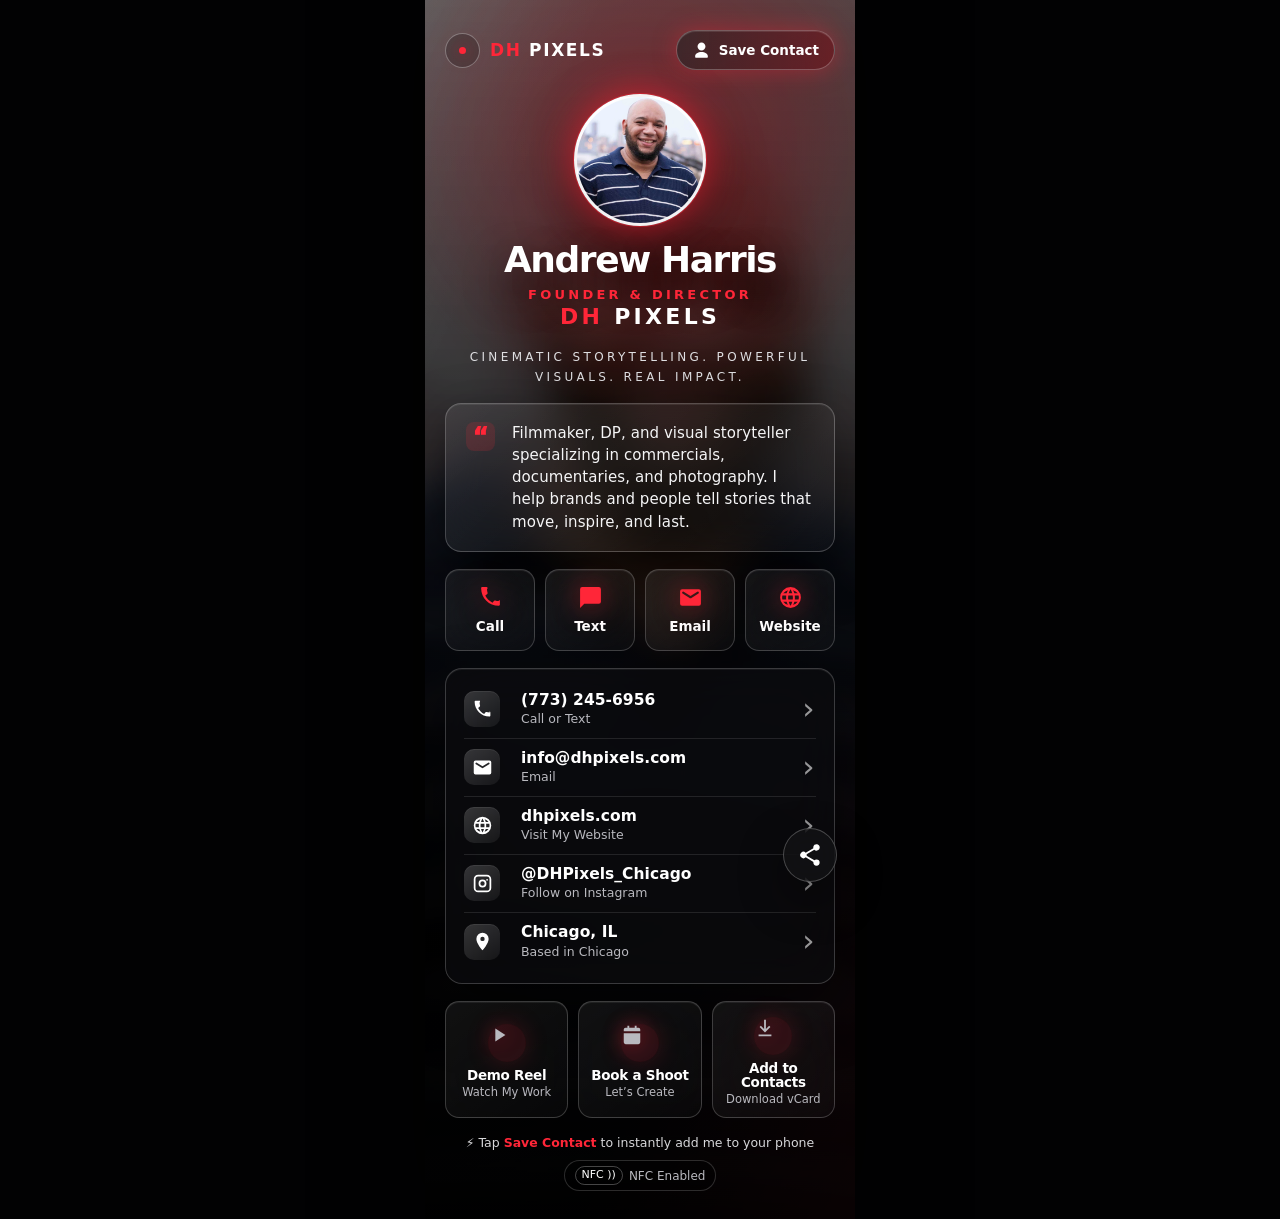
<file: card/index.html>
<!DOCTYPE html>
<html lang="en">
<head>
  <meta charset="UTF-8" />
  <meta name="viewport" content="width=device-width, initial-scale=1, viewport-fit=cover" />
  <title>Andrew Harris | DH Pixels</title>
  <meta name="description" content="Save Andrew Harris of DH Pixels to your contacts." />
  <style>
    :root{
      --red:#ff2638;
      --red2:#bc001b;
      --white:#fff;
      --soft:#b9b9bf;
      --line:rgba(255,255,255,.18);
      --glass:rgba(12,12,15,.66);
      --glass2:rgba(22,22,25,.72);
    }

    *{box-sizing:border-box;-webkit-tap-highlight-color:transparent}

    html,body{
      margin:0;
      min-height:100%;
      background:#020203;
      color:var(--white);
      font-family:Inter, ui-sans-serif, system-ui, -apple-system, BlinkMacSystemFont, "Segoe UI", sans-serif;
    }

    body{
      overflow-x:hidden;
    }

    a{text-decoration:none;color:inherit}

    .phone-page{
      position:relative;
      min-height:100svh;
      width:100%;
      max-width:430px;
      margin:0 auto;
      padding:22px 20px 28px;
      overflow:hidden;
      background:
        linear-gradient(rgba(0,0,0,.58),rgba(0,0,0,.90)),
        radial-gradient(circle at 52% 11%, rgba(255,38,56,.48), transparent 28%),
        radial-gradient(circle at 84% 6%, rgba(255,38,56,.24), transparent 25%),
        url("background-blur.jpg") center top / cover no-repeat,
        #030304;
      box-shadow:0 0 80px rgba(0,0,0,.85);
    }

    .phone-page:before{
      content:"";
      position:absolute;
      inset:0;
      background:
        radial-gradient(circle at 50% 12%, rgba(255,38,56,.22), transparent 24%),
        linear-gradient(115deg, rgba(255,255,255,.08), transparent 18%, transparent 72%, rgba(255,38,56,.08)),
        rgba(0,0,0,.20);
      pointer-events:none;
    }

    .phone-page:after{
      content:"";
      position:absolute;
      inset:0;
      pointer-events:none;
      background:linear-gradient(to bottom, transparent 0%, rgba(0,0,0,.18) 52%, rgba(0,0,0,.58) 100%);
    }

    .content{
      position:relative;
      z-index:2;
    }

    .topbar{
      display:flex;
      justify-content:space-between;
      align-items:center;
      gap:12px;
      margin-bottom:6px;
    }

    .brand{
      display:flex;
      align-items:center;
      gap:10px;
      min-width:0;
      font-weight:900;
      text-transform:uppercase;
      letter-spacing:.095em;
      font-size:17px;
      white-space:nowrap;
    }

    .brand-orb{
      width:35px;
      height:35px;
      border-radius:50%;
      border:1px solid rgba(255,255,255,.33);
      background:rgba(0,0,0,.26);
      display:grid;
      place-items:center;
      box-shadow:inset 0 0 24px rgba(255,255,255,.045);
      flex:0 0 auto;
    }

    .brand-orb span{
      width:7px;
      height:7px;
      border-radius:50%;
      background:var(--red);
      box-shadow:0 0 18px var(--red);
    }

    .brand b{color:var(--red)}

    .save-top{
      min-height:40px;
      display:inline-flex;
      align-items:center;
      justify-content:center;
      gap:8px;
      padding:0 15px;
      border-radius:999px;
      border:1px solid rgba(255,255,255,.25);
      background:
        linear-gradient(95deg, rgba(255,255,255,.055), rgba(255,38,56,.28)),
        rgba(10,10,12,.55);
      box-shadow:0 0 24px rgba(255,38,56,.38), inset 0 1px 0 rgba(255,255,255,.10);
      backdrop-filter:blur(18px);
      font-weight:800;
      font-size:13.5px;
      white-space:nowrap;
    }

    .svg{
      width:19px;
      height:19px;
      display:block;
      fill:currentColor;
    }

    .hero{
      text-align:center;
      padding-top:8px;
    }

    .avatar{
      width:132px;
      height:132px;
      margin:0 auto 17px;
      border-radius:50%;
      background:url("andrew-profile.jpg") center/cover no-repeat;
      border:3px solid rgba(255,255,255,.94);
      box-shadow:
        0 0 0 1px rgba(255,38,56,.44),
        0 0 38px rgba(255,38,56,.76),
        0 23px 55px rgba(0,0,0,.56);
    }

    h1{
      margin:0;
      font-size:36px;
      line-height:.96;
      letter-spacing:-.04em;
      font-weight:850;
      text-shadow:0 18px 40px rgba(0,0,0,.75);
    }

    .title{
      margin-top:9px;
      color:var(--red);
      font-size:13px;
      font-weight:850;
      letter-spacing:.25em;
      text-transform:uppercase;
    }

    .company{
      margin-top:2px;
      font-size:22px;
      font-weight:900;
      letter-spacing:.15em;
      text-transform:uppercase;
    }

    .company b{color:var(--red)}

    .tagline{
      margin:18px auto 16px;
      color:#dfdfe2;
      font-size:12px;
      line-height:1.7;
      letter-spacing:.28em;
      text-transform:uppercase;
      max-width:370px;
    }

    .quote-card{
      width:100%;
      border-radius:16px;
      border:1px solid rgba(255,255,255,.22);
      background:linear-gradient(135deg, rgba(255,255,255,.085), rgba(255,255,255,.025));
      backdrop-filter:blur(22px);
      box-shadow:0 20px 56px rgba(0,0,0,.43), inset 0 1px 0 rgba(255,255,255,.08);
      padding:18px 20px;
      display:grid;
      grid-template-columns:34px 1fr;
      gap:12px;
      text-align:left;
      margin-bottom:15px;
    }

    .quote-icon{
      width:29px;
      height:29px;
      border-radius:8px;
      background:rgba(255,38,56,.15);
      color:var(--red);
      display:grid;
      place-items:center;
      font-size:24px;
      font-weight:1000;
      line-height:1;
    }

    .quote-card p{
      margin:0;
      color:#f5f5f6;
      font-size:15px;
      line-height:1.47;
      letter-spacing:.005em;
    }

    .quick-grid{
      display:grid;
      grid-template-columns:repeat(4, 1fr);
      gap:10px;
      margin-bottom:14px;
    }

    .quick{
      height:82px;
      border-radius:14px;
      border:1px solid rgba(255,255,255,.20);
      background:linear-gradient(145deg, rgba(255,255,255,.07), rgba(255,255,255,.028));
      backdrop-filter:blur(20px);
      box-shadow:inset 0 1px 0 rgba(255,255,255,.065);
      display:flex;
      flex-direction:column;
      align-items:center;
      justify-content:center;
      gap:8px;
      font-size:13.5px;
      font-weight:650;
    }

    .quick .svg{
      width:25px;
      height:25px;
      color:var(--red);
      filter:drop-shadow(0 0 13px rgba(255,38,56,.55));
    }

    .info-panel{
      border-radius:17px;
      border:1px solid rgba(255,255,255,.20);
      background:rgba(12,12,15,.69);
      backdrop-filter:blur(24px);
      box-shadow:0 23px 64px rgba(0,0,0,.47), inset 0 1px 0 rgba(255,255,255,.065);
      padding:12px 18px;
      margin-bottom:15px;
    }

    .info-row{
      display:grid;
      grid-template-columns:45px 1fr 15px;
      gap:12px;
      align-items:center;
      min-height:58px;
      border-bottom:1px solid rgba(255,255,255,.105);
    }

    .info-row:last-child{border-bottom:0}

    .row-icon{
      width:36px;
      height:36px;
      border-radius:10px;
      display:grid;
      place-items:center;
      background:linear-gradient(145deg, rgba(255,255,255,.18), rgba(255,255,255,.055));
      color:#fff;
      box-shadow:inset 0 1px 0 rgba(255,255,255,.07);
    }

    .row-icon .svg{
      width:21px;
      height:21px;
    }

    .info-main{
      min-width:0;
      text-align:left;
    }

    .info-main strong{
      display:block;
      color:#fff;
      font-size:15.5px;
      line-height:1.12;
      font-weight:780;
      letter-spacing:.002em;
      white-space:nowrap;
      overflow:hidden;
      text-overflow:ellipsis;
    }

    .info-main span{
      display:block;
      margin-top:3px;
      color:var(--soft);
      font-size:12.5px;
      line-height:1.15;
    }

    .chev{
      color:rgba(255,255,255,.58);
      font-size:31px;
      line-height:1;
      transform:translateY(-1px);
    }

    .tile-grid{
      display:grid;
      grid-template-columns:repeat(3, 1fr);
      gap:10px;
      margin-bottom:14px;
    }

    .tile{
      min-height:84px;
      border-radius:14px;
      border:1px solid rgba(255,255,255,.20);
      background:linear-gradient(145deg, rgba(255,255,255,.065), rgba(255,255,255,.026));
      backdrop-filter:blur(22px);
      display:flex;
      flex-direction:column;
      align-items:center;
      justify-content:center;
      text-align:center;
      padding:11px 6px;
      box-shadow:inset 0 1px 0 rgba(255,255,255,.065);
    }

    .bubble{
      width:38px;
      height:38px;
      border-radius:50%;
      background:rgba(255,38,56,.12);
      display:grid;
      place-items:center;
      color:var(--red);
      box-shadow:0 0 24px rgba(255,38,56,.18);
      margin-bottom:6px;
    }

    .bubble .svg{
      width:22px;
      height:22px;
      filter:drop-shadow(0 0 10px rgba(255,38,56,.45));
    }

    .tile strong{
      display:block;
      font-size:13.5px;
      line-height:1.05;
      font-weight:760;
      letter-spacing:-.02em;
    }

    .tile span{
      display:block;
      margin-top:4px;
      color:var(--soft);
      font-size:11.5px;
      line-height:1.1;
    }

    .hint{
      margin:8px 0 9px;
      text-align:center;
      color:#d7d7da;
      font-size:12.5px;
      line-height:1.35;
    }

    .hint b{
      color:var(--red);
      font-weight:800;
    }

    .nfc{
      width:max-content;
      margin:0 auto;
      color:var(--soft);
      font-size:12px;
      padding:5px 10px;
      border-radius:999px;
      border:1px solid rgba(255,255,255,.17);
      background:rgba(0,0,0,.28);
      display:flex;
      align-items:center;
      gap:6px;
    }

    .nfc-badge{
      color:#fff;
      border:1px solid rgba(255,255,255,.27);
      border-radius:999px;
      padding:1px 6px;
      font-size:11px;
      line-height:1.35;
    }

    .share{
      position:fixed;
      right:calc(50% - 215px + 18px);
      bottom:18px;
      z-index:10;
      width:54px;
      height:54px;
      border-radius:50%;
      border:1px solid rgba(255,255,255,.24);
      background:rgba(19,19,22,.76);
      color:#fff;
      display:grid;
      place-items:center;
      backdrop-filter:blur(20px);
      box-shadow:0 18px 46px rgba(0,0,0,.46);
    }

    .share .svg{
      width:26px;
      height:26px;
    }

    @media (max-width:430px){
      .phone-page{
        max-width:none;
        min-height:100svh;
      }
      .share{
        right:18px;
      }
    }

    @media (max-width:370px){
      .phone-page{padding-left:14px;padding-right:14px}
      h1{font-size:32px}
      .avatar{width:118px;height:118px}
      .tagline{font-size:10.5px}
      .quote-card p{font-size:14px}
      .quick-grid{gap:7px}
      .quick{height:76px;font-size:12px}
      .info-panel{padding:10px 12px}
      .info-main strong{font-size:14px}
      .tile-grid{gap:7px}
      .tile strong{font-size:12.2px}
      .brand{font-size:15px}
      .save-top{font-size:12px;padding:0 11px}
    }

    @media (min-height:780px){
      .phone-page{padding-top:30px}
      .avatar{margin-top:10px}
      .quote-card{margin-bottom:17px}
      .quick-grid,.info-panel,.tile-grid{margin-bottom:17px}
    }
  </style>
</head>

<body>
  <main class="phone-page">
    <div class="content">
      <header class="topbar">
        <a class="brand" href="https://dhpixels.com" target="_blank" rel="noopener">
          <span class="brand-orb"><span></span></span>
          <span><b>DH</b> Pixels</span>
        </a>

        <a class="save-top" href="andrew-harris-dhpixels.vcf" download>
          <svg class="svg" viewBox="0 0 24 24" aria-hidden="true"><path d="M12 12c2.761 0 5-2.239 5-5s-2.239-5-5-5-5 2.239-5 5 2.239 5 5 5Zm0 2c-4.418 0-8 2.239-8 5v1.2c0 .442.358.8.8.8h14.4c.442 0 .8-.358.8-.8V19c0-2.761-3.582-5-8-5Z"/></svg>
          Save Contact
        </a>
      </header>

      <section class="hero">
        <div class="avatar"></div>

        <h1>Andrew Harris</h1>
        <div class="title">Founder & Director</div>
        <div class="company"><b>DH</b> Pixels</div>
        <div class="tagline">Cinematic storytelling. Powerful visuals. Real impact.</div>

        <div class="quote-card">
          <div class="quote-icon">“</div>
          <p>Filmmaker, DP, and visual storyteller specializing in commercials, documentaries, and photography. I help brands and people tell stories that move, inspire, and last.</p>
        </div>

        <nav class="quick-grid" aria-label="Quick actions">
          <a class="quick" href="tel:+17732456956">
            <svg class="svg" viewBox="0 0 24 24"><path d="M20.01 15.38c-1.23 0-2.42-.2-3.53-.56a1.02 1.02 0 0 0-1.01.24l-1.57 1.97c-2.83-1.35-5.48-3.9-6.89-6.83l1.95-1.66c.29-.29.38-.72.25-1.1-.37-1.11-.56-2.3-.56-3.53A1 1 0 0 0 7.65 2H4.19C3.65 2 3 2.24 3 3c0 9.39 7.61 17 17 17 .71 0 1-.63 1-1.18v-3.44a1 1 0 0 0-.99-1Z"/></svg>
            <strong>Call</strong>
          </a>

          <a class="quick" href="sms:+17732456956">
            <svg class="svg" viewBox="0 0 24 24"><path d="M20 2H4a2 2 0 0 0-2 2v18l4-4h14a2 2 0 0 0 2-2V4a2 2 0 0 0-2-2Z"/></svg>
            <strong>Text</strong>
          </a>

          <a class="quick" href="mailto:info@dhpixels.com">
            <svg class="svg" viewBox="0 0 24 24"><path d="M20 4H4a2 2 0 0 0-2 2v12a2 2 0 0 0 2 2h16a2 2 0 0 0 2-2V6a2 2 0 0 0-2-2Zm-.4 4.25-7.07 4.42a1 1 0 0 1-1.06 0L4.4 8.25A1 1 0 1 1 5.46 6.55L12 10.64l6.54-4.09a1 1 0 1 1 1.06 1.7Z"/></svg>
            <strong>Email</strong>
          </a>

          <a class="quick" href="https://dhpixels.com" target="_blank" rel="noopener">
            <svg class="svg" viewBox="0 0 24 24"><path d="M12 2a10 10 0 1 0 0 20 10 10 0 0 0 0-20Zm6.93 6h-3.2a15.9 15.9 0 0 0-1.3-3.04A8.04 8.04 0 0 1 18.93 8ZM12 4.04A14.1 14.1 0 0 1 13.7 8h-3.4A14.1 14.1 0 0 1 12 4.04ZM4.26 14A8.5 8.5 0 0 1 4 12c0-.69.09-1.36.26-2h3.62a16.6 16.6 0 0 0 0 4H4.26Zm.81 2h3.2c.33 1.08.77 2.1 1.3 3.04A8.04 8.04 0 0 1 5.07 16Zm3.2-8h-3.2a8.04 8.04 0 0 1 4.5-3.04A15.9 15.9 0 0 0 8.27 8ZM12 19.96A14.1 14.1 0 0 1 10.3 16h3.4a14.1 14.1 0 0 1-1.7 3.96ZM14.13 14H9.87a14.25 14.25 0 0 1 0-4h4.26a14.25 14.25 0 0 1 0 4Zm.3 5.04c.53-.94.97-1.96 1.3-3.04h3.2a8.04 8.04 0 0 1-4.5 3.04ZM16.12 14a16.6 16.6 0 0 0 0-4h3.62c.17.64.26 1.31.26 2s-.09 1.36-.26 2h-3.62Z"/></svg>
            <strong>Website</strong>
          </a>
        </nav>

        <section class="info-panel">
          <a class="info-row" href="tel:+17732456956">
            <span class="row-icon"><svg class="svg" viewBox="0 0 24 24"><path d="M20.01 15.38c-1.23 0-2.42-.2-3.53-.56a1.02 1.02 0 0 0-1.01.24l-1.57 1.97c-2.83-1.35-5.48-3.9-6.89-6.83l1.95-1.66c.29-.29.38-.72.25-1.1-.37-1.11-.56-2.3-.56-3.53A1 1 0 0 0 7.65 2H4.19C3.65 2 3 2.24 3 3c0 9.39 7.61 17 17 17 .71 0 1-.63 1-1.18v-3.44a1 1 0 0 0-.99-1Z"/></svg></span>
            <span class="info-main"><strong>(773) 245-6956</strong><span>Call or Text</span></span>
            <span class="chev">›</span>
          </a>

          <a class="info-row" href="mailto:info@dhpixels.com">
            <span class="row-icon"><svg class="svg" viewBox="0 0 24 24"><path d="M20 4H4a2 2 0 0 0-2 2v12a2 2 0 0 0 2 2h16a2 2 0 0 0 2-2V6a2 2 0 0 0-2-2Zm-.4 4.25-7.07 4.42a1 1 0 0 1-1.06 0L4.4 8.25A1 1 0 1 1 5.46 6.55L12 10.64l6.54-4.09a1 1 0 1 1 1.06 1.7Z"/></svg></span>
            <span class="info-main"><strong>info@dhpixels.com</strong><span>Email</span></span>
            <span class="chev">›</span>
          </a>

          <a class="info-row" href="https://dhpixels.com" target="_blank" rel="noopener">
            <span class="row-icon"><svg class="svg" viewBox="0 0 24 24"><path d="M12 2a10 10 0 1 0 0 20 10 10 0 0 0 0-20Zm6.93 6h-3.2a15.9 15.9 0 0 0-1.3-3.04A8.04 8.04 0 0 1 18.93 8ZM12 4.04A14.1 14.1 0 0 1 13.7 8h-3.4A14.1 14.1 0 0 1 12 4.04ZM4.26 14A8.5 8.5 0 0 1 4 12c0-.69.09-1.36.26-2h3.62a16.6 16.6 0 0 0 0 4H4.26Zm.81 2h3.2c.33 1.08.77 2.1 1.3 3.04A8.04 8.04 0 0 1 5.07 16Zm3.2-8h-3.2a8.04 8.04 0 0 1 4.5-3.04A15.9 15.9 0 0 0 8.27 8ZM12 19.96A14.1 14.1 0 0 1 10.3 16h3.4a14.1 14.1 0 0 1-1.7 3.96ZM14.13 14H9.87a14.25 14.25 0 0 1 0-4h4.26a14.25 14.25 0 0 1 0 4Zm.3 5.04c.53-.94.97-1.96 1.3-3.04h3.2a8.04 8.04 0 0 1-4.5 3.04ZM16.12 14a16.6 16.6 0 0 0 0-4h3.62c.17.64.26 1.31.26 2s-.09 1.36-.26 2h-3.62Z"/></svg></span>
            <span class="info-main"><strong>dhpixels.com</strong><span>Visit My Website</span></span>
            <span class="chev">›</span>
          </a>

          <a class="info-row" href="https://www.instagram.com/DHPixels_Chicago" target="_blank" rel="noopener">
            <span class="row-icon"><svg class="svg" viewBox="0 0 24 24"><path d="M7 2h10a5 5 0 0 1 5 5v10a5 5 0 0 1-5 5H7a5 5 0 0 1-5-5V7a5 5 0 0 1 5-5Zm0 2a3 3 0 0 0-3 3v10a3 3 0 0 0 3 3h10a3 3 0 0 0 3-3V7a3 3 0 0 0-3-3H7Zm5 3.5A4.5 4.5 0 1 1 12 16.5 4.5 4.5 0 0 1 12 7.5Zm0 2A2.5 2.5 0 1 0 12 14.5 2.5 2.5 0 0 0 12 9.5Zm5.25-2.75a1 1 0 1 1-1 1 1 1 0 0 1 1-1Z"/></svg></span>
            <span class="info-main"><strong>@DHPixels_Chicago</strong><span>Follow on Instagram</span></span>
            <span class="chev">›</span>
          </a>

          <a class="info-row" href="https://www.google.com/maps/search/?api=1&query=Chicago%2C%20IL" target="_blank" rel="noopener">
            <span class="row-icon"><svg class="svg" viewBox="0 0 24 24"><path d="M12 2a7 7 0 0 0-7 7c0 5.25 7 13 7 13s7-7.75 7-13a7 7 0 0 0-7-7Zm0 9.5A2.5 2.5 0 1 1 12 6.5a2.5 2.5 0 0 1 0 5Z"/></svg></span>
            <span class="info-main"><strong>Chicago, IL</strong><span>Based in Chicago</span></span>
            <span class="chev">›</span>
          </a>
        </section>

        <section class="tile-grid">
          <a class="tile" href="https://dhpixels.com" target="_blank" rel="noopener">
            <span class="bubble"><svg class="svg" viewBox="0 0 24 24"><path d="M8 5v14l11-7L8 5Z"/></svg></span>
            <strong>Demo Reel</strong>
            <span>Watch My Work</span>
          </a>
          <a class="tile" href="mailto:info@dhpixels.com?subject=Booking%20a%20Shoot%20with%20DH%20Pixels">
            <span class="bubble"><svg class="svg" viewBox="0 0 24 24"><path d="M7 2v2H5a2 2 0 0 0-2 2v2h18V6a2 2 0 0 0-2-2h-2V2h-2v2H9V2H7Zm14 8H3v10a2 2 0 0 0 2 2h14a2 2 0 0 0 2-2V10Z"/></svg></span>
            <strong>Book a Shoot</strong>
            <span>Let’s Create</span>
          </a>
          <a class="tile" href="andrew-harris-dhpixels.vcf" download>
            <span class="bubble"><svg class="svg" viewBox="0 0 24 24"><path d="M11 3h2v10l3.5-3.5 1.42 1.42L12 16.84l-5.92-5.92L7.5 9.5 11 13V3ZM5 19h14v2H5v-2Z"/></svg></span>
            <strong>Add to Contacts</strong>
            <span>Download vCard</span>
          </a>
        </section>

        <p class="hint">⚡ Tap <b>Save Contact</b> to instantly add me to your phone</p>
        <div class="nfc"><span class="nfc-badge">NFC ))</span> NFC Enabled</div>
      </section>
    </div>
  </main>

  <button class="share" type="button" onclick="shareCard()" aria-label="Share card">
    <svg class="svg" viewBox="0 0 24 24"><path d="M18 16.08c-.76 0-1.44.3-1.96.77L8.91 12.7c.05-.23.09-.46.09-.7s-.04-.47-.09-.7l7.05-4.11A2.99 2.99 0 1 0 15 5c0 .24.04.47.09.7L8.04 9.81a3 3 0 1 0 0 4.38l7.12 4.18c-.04.2-.06.41-.06.63a2.9 2.9 0 1 0 2.9-2.92Z"/></svg>
  </button>

  <script>
    async function shareCard(){
      const data = {
        title: "Andrew Harris | DH Pixels",
        text: "Save Andrew Harris of DH Pixels.",
        url: window.location.href
      };
      if(navigator.share){
        try{ await navigator.share(data); } catch(e){}
      } else {
        await navigator.clipboard.writeText(window.location.href);
        alert("Link copied.");
      }
    }
  </script>
</body>
</html>
</file>
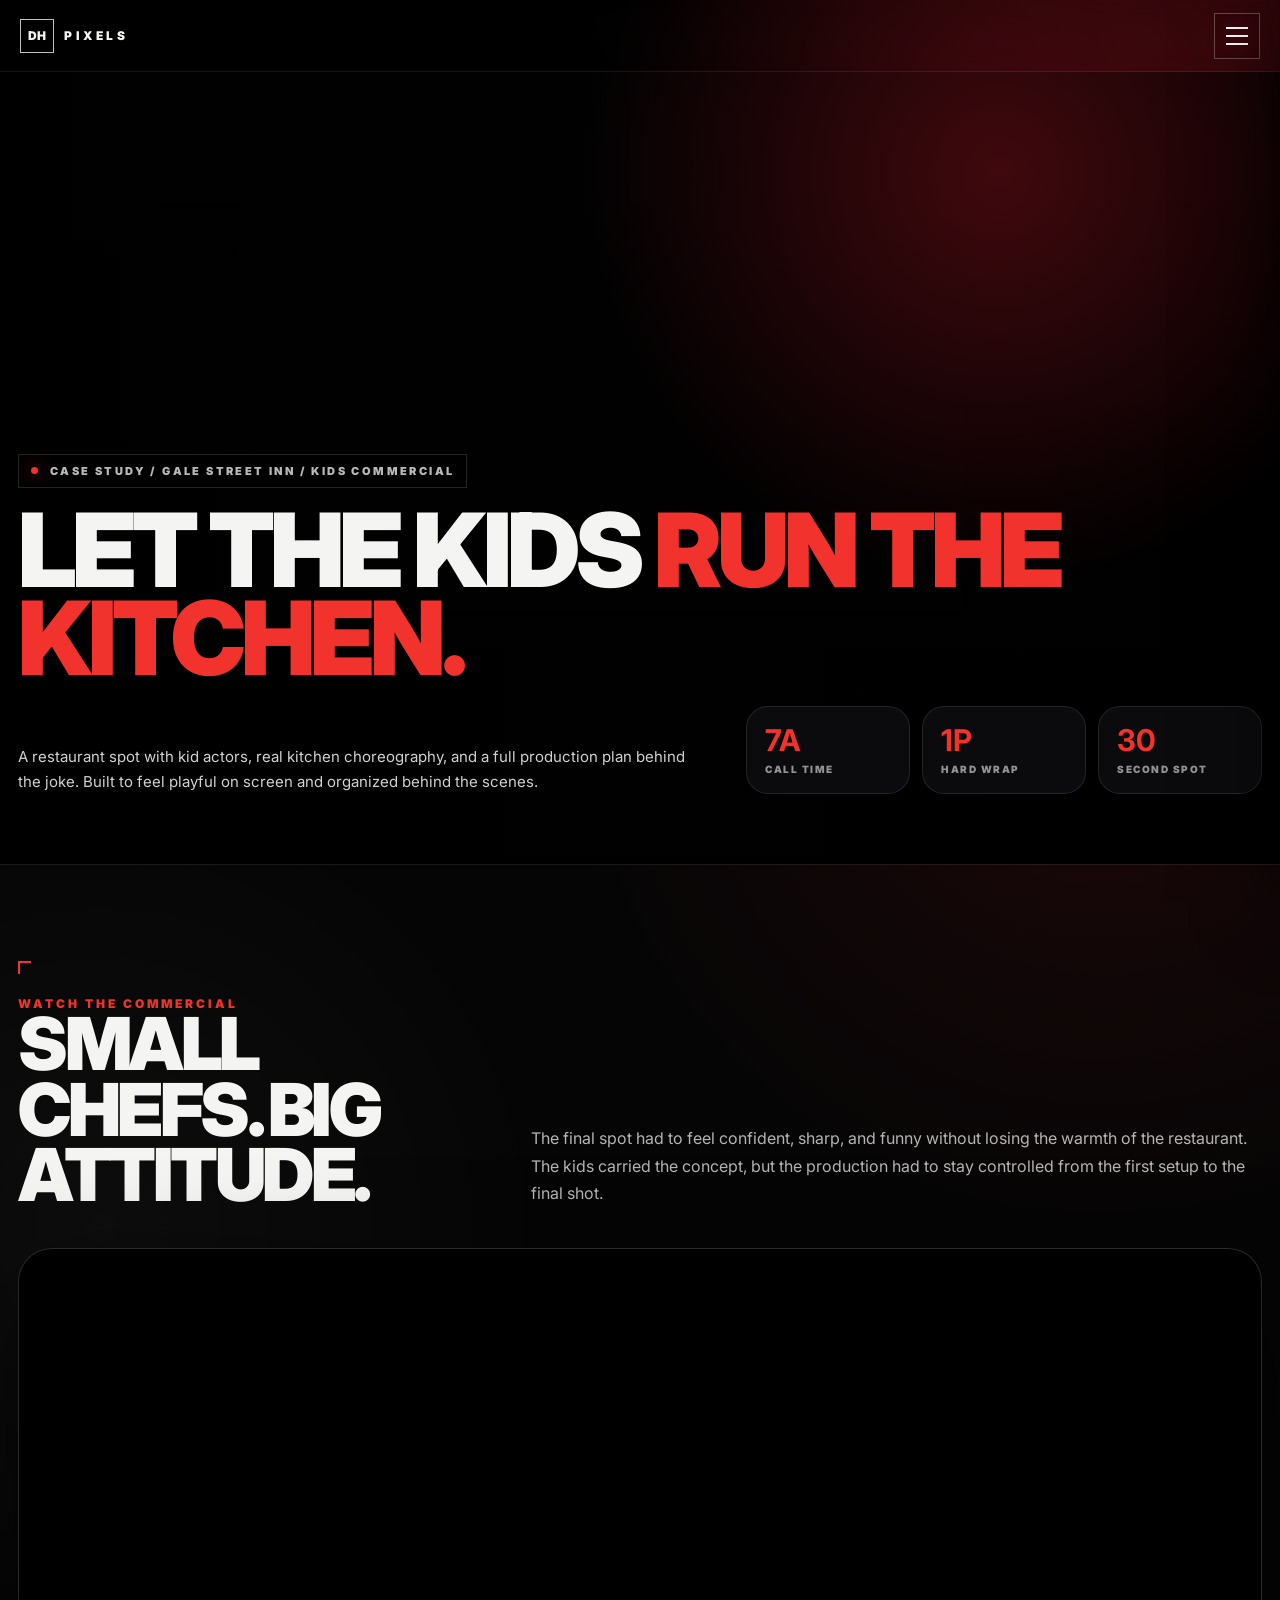
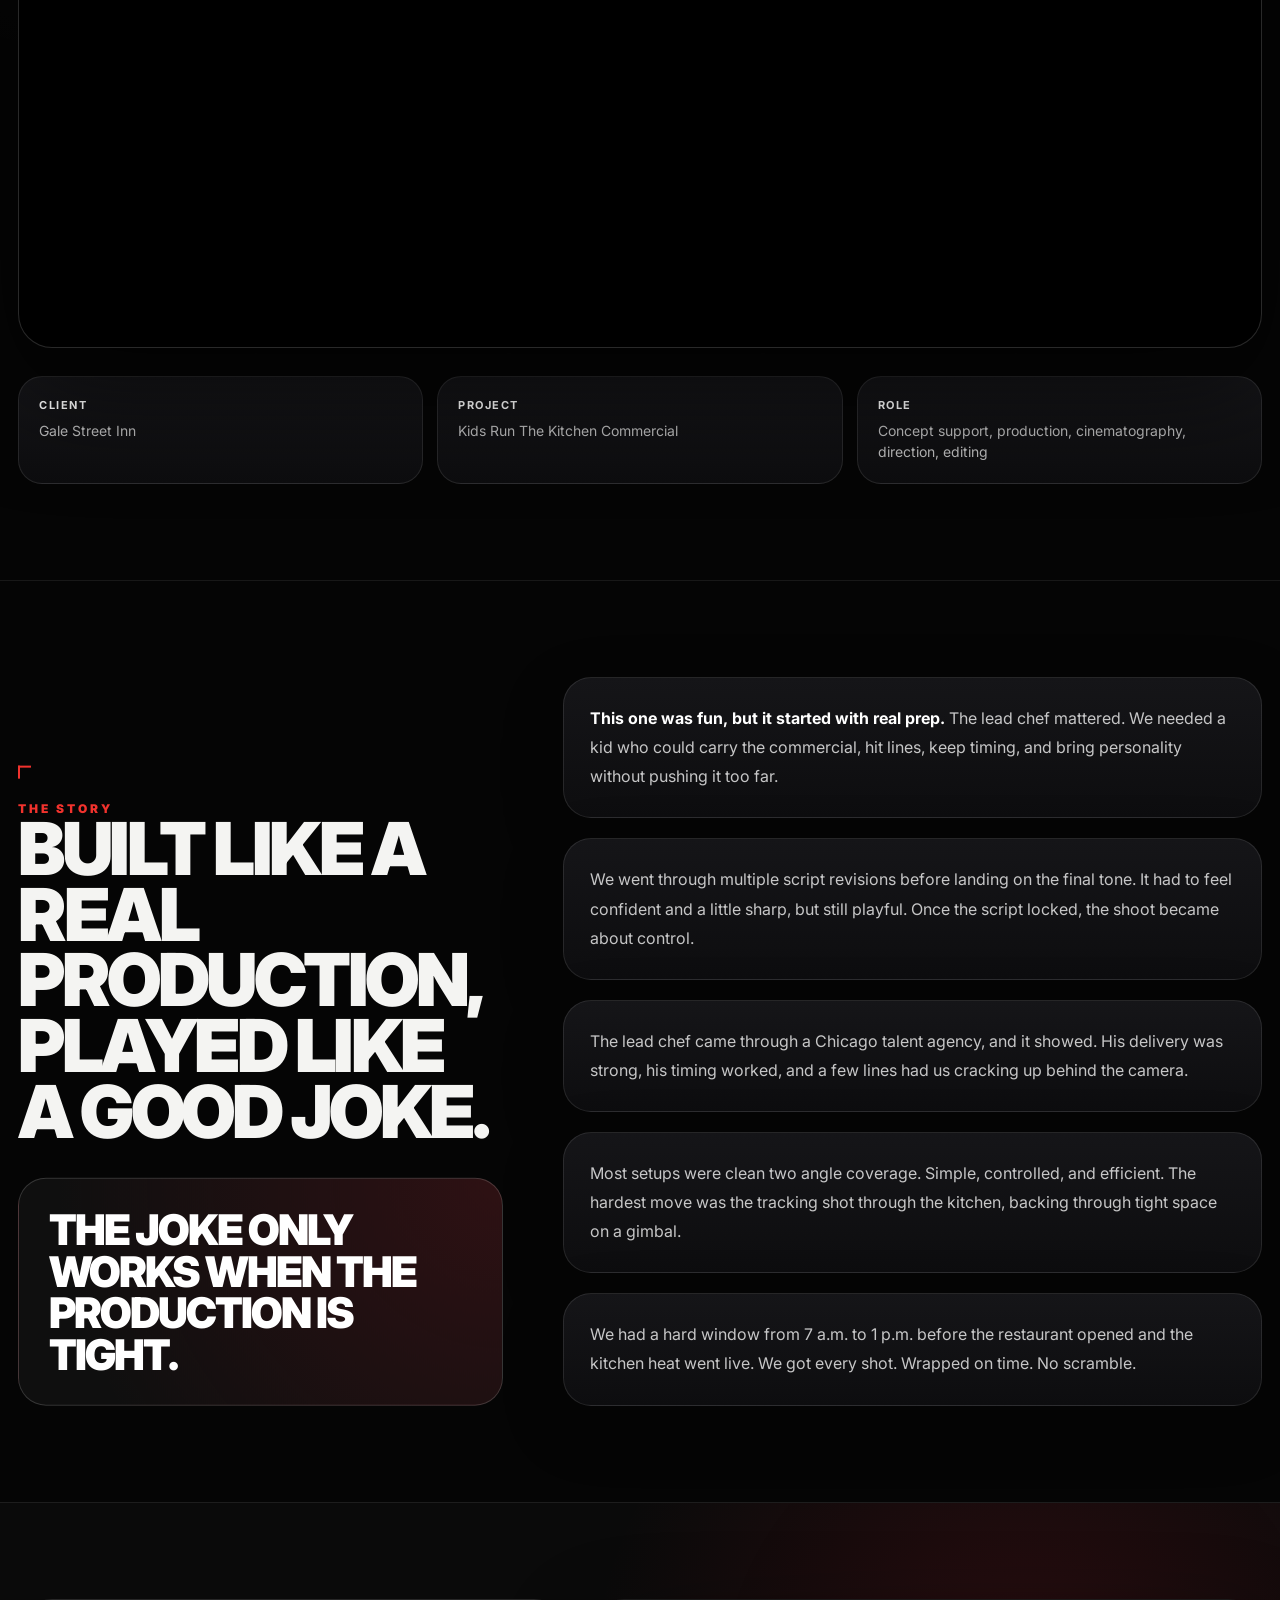
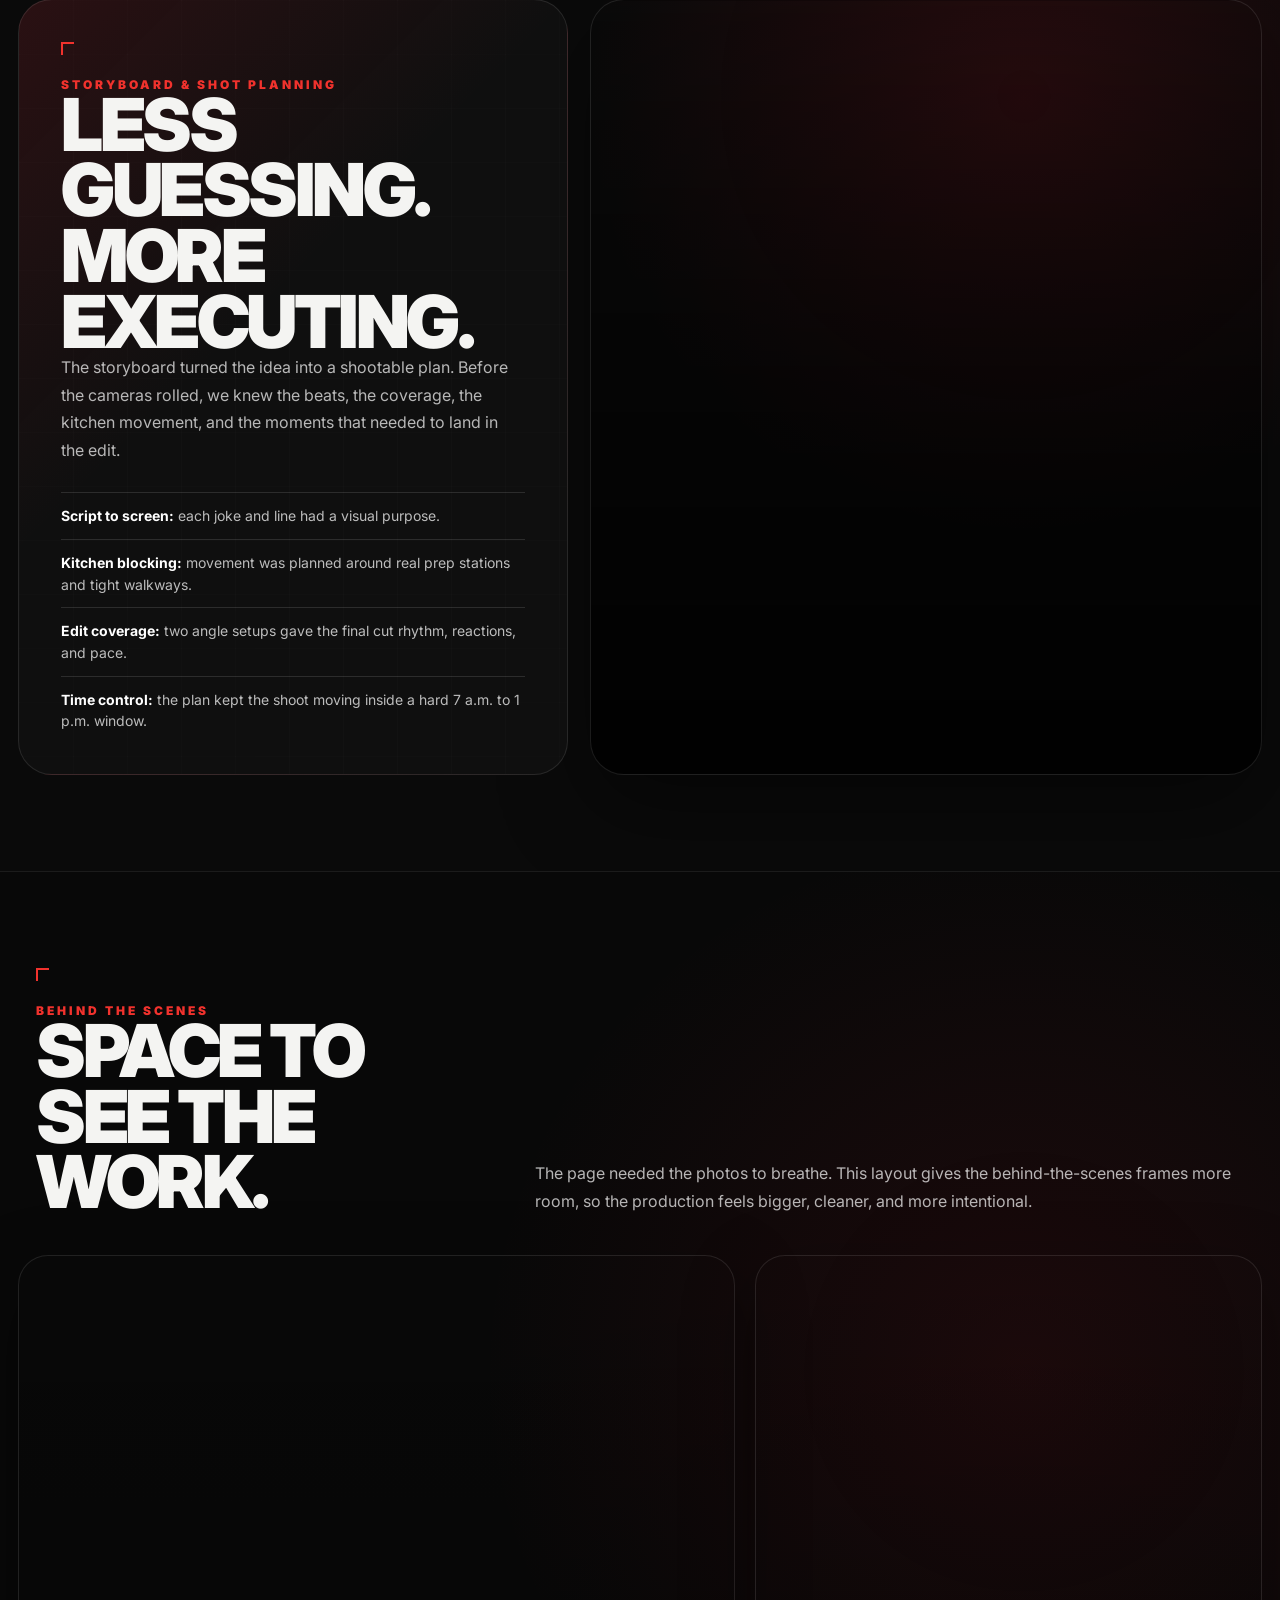
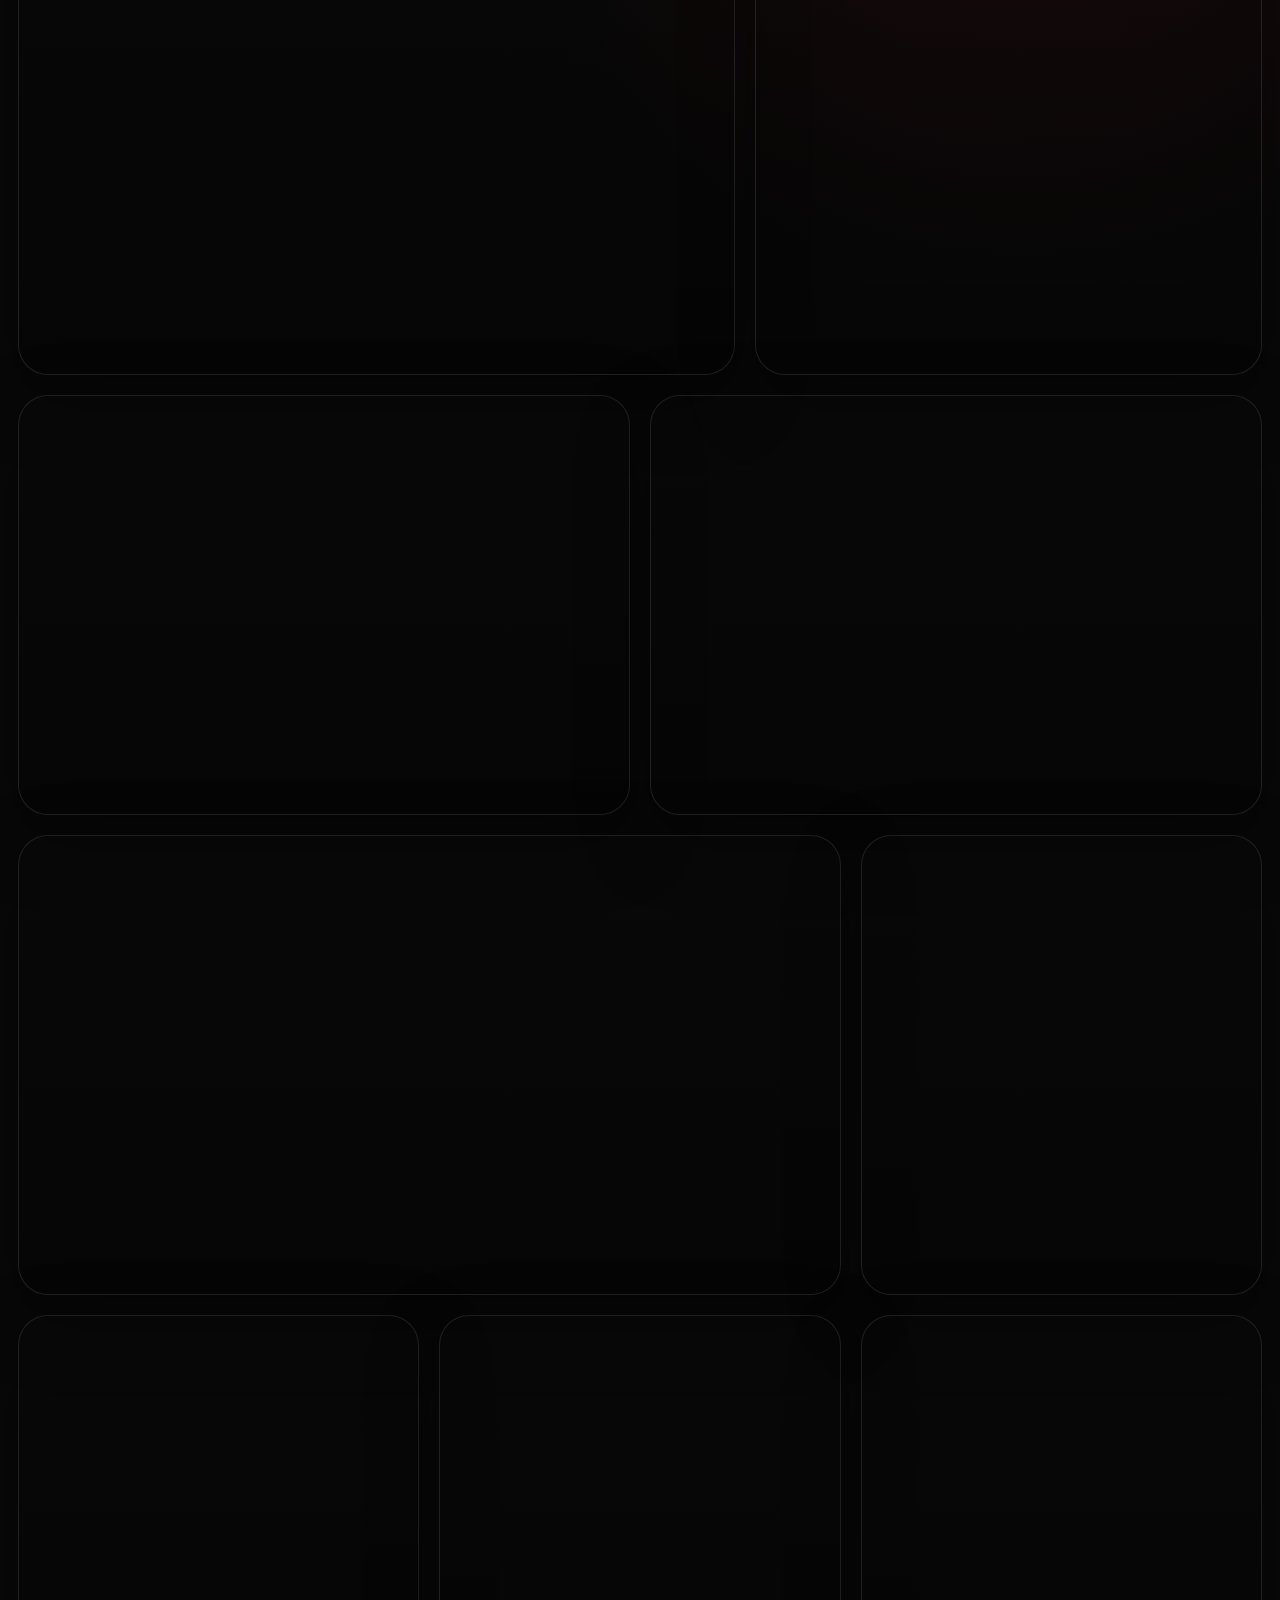
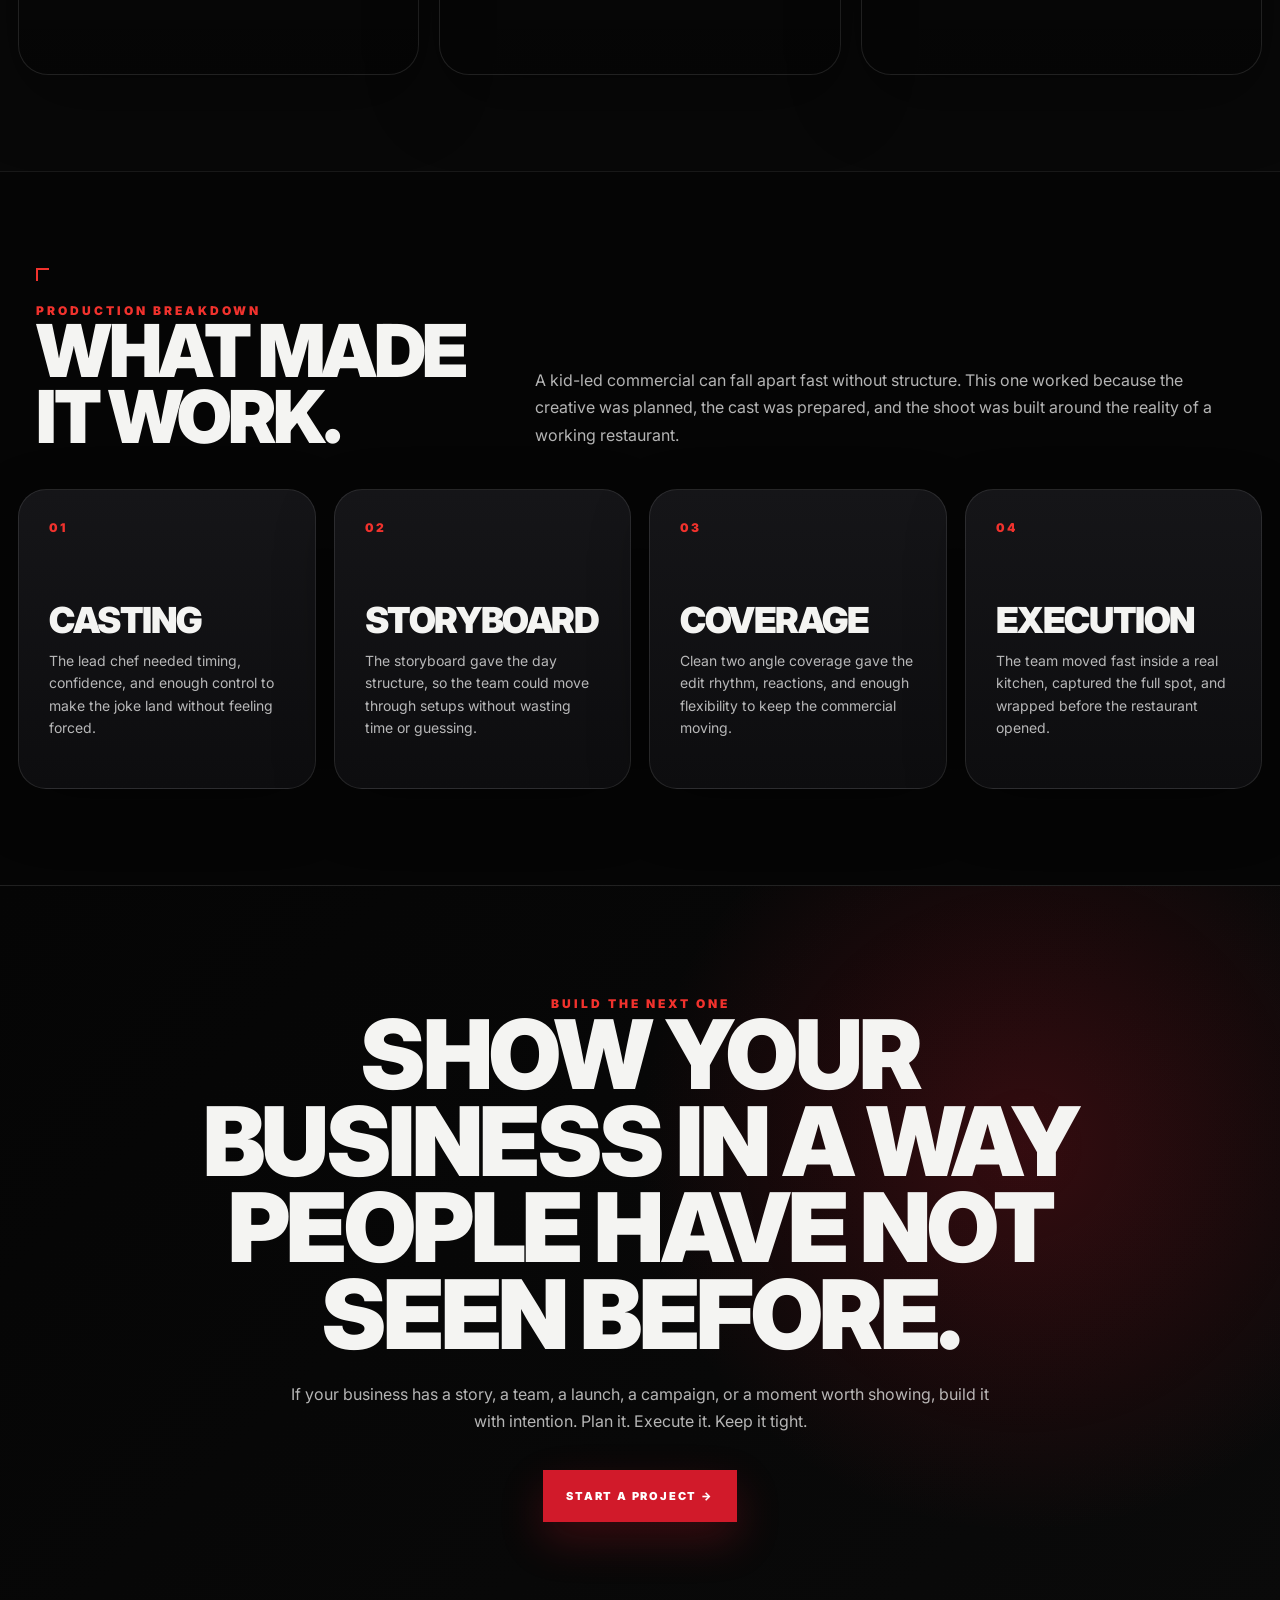
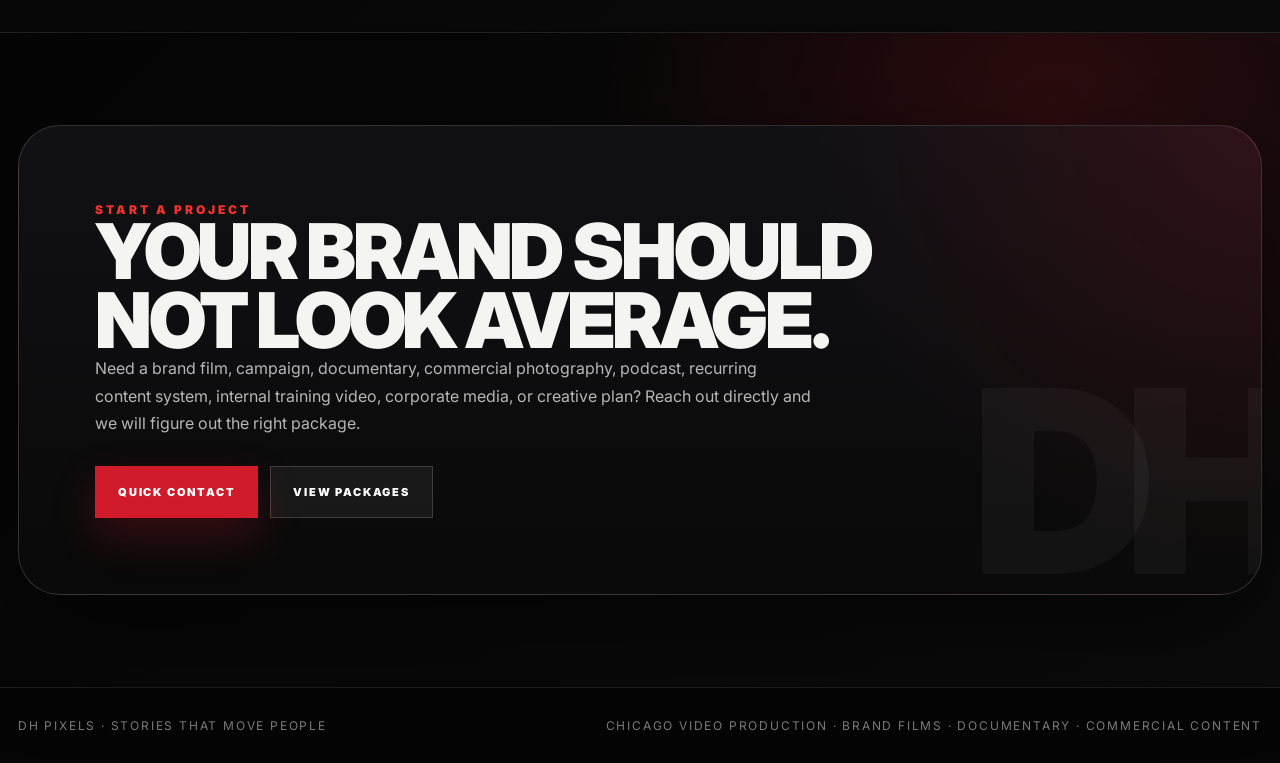
<file: kids-run-the-kitchen.html>
<!DOCTYPE html>
<html lang="en">
<head>
<meta charset="UTF-8" />
<meta name="viewport" content="width=device-width, initial-scale=1.0" />
<title>Kids Run The Kitchen | DH Pixels Case Study</title>
<meta name="description" content="A DH Pixels case study for Gale Street Inn's Kids Run The Kitchen commercial, a kid-led restaurant campaign produced in Chicago." />
<link href="https://fonts.googleapis.com/css2?family=Inter:wght@400;600;800;900&display=swap" rel="stylesheet">

<style>
:root{
  --black:#050505;
  --ink:#0e0e10;
  --ink2:#111114;
  --ink3:#17171a;
  --white:#f4f4f2;
  --muted:rgba(255,255,255,.70);
  --soft:rgba(255,255,255,.48);
  --line:rgba(255,255,255,.10);
  --lineStrong:rgba(255,255,255,.16);
  --red:#d11a2a;
  --redBright:#f1322d;
  --shadow:0 32px 90px rgba(0,0,0,.45);
  --max:1320px;
}
*{margin:0;padding:0;box-sizing:border-box}
html{scroll-behavior:smooth;background:var(--black)}
body{
  background:
    radial-gradient(circle at 86% 8%,rgba(209,26,42,.12),transparent 34rem),
    radial-gradient(circle at 8% 14%,rgba(255,255,255,.035),transparent 28rem),
    #050505;
  color:var(--white);
  font-family:Inter,Arial,Helvetica,sans-serif;
  overflow-x:hidden;
  -webkit-font-smoothing:antialiased;
}
a{color:inherit;text-decoration:none}
img{display:block;width:100%}
.wrap,.section-inner{width:min(var(--max),calc(100% - 36px));margin:0 auto}

.nav{position:absolute;top:0;left:0;width:100%;height:72px;z-index:120;padding:14px 20px;display:flex;align-items:center;justify-content:space-between;background:linear-gradient(90deg,rgba(0,0,0,.52),rgba(0,0,0,.18) 52%,rgba(209,26,42,.18));backdrop-filter:blur(12px);-webkit-backdrop-filter:blur(12px);border-bottom:1px solid rgba(255,255,255,.08)}
.brand{display:flex;align-items:center;gap:10px;text-transform:uppercase;font-weight:900;letter-spacing:3.5px;font-size:12px}.brand-mark{width:34px;height:34px;display:grid;place-items:center;border:1px solid rgba(255,255,255,.75);background:rgba(0,0,0,.2);letter-spacing:0}.menu-check{position:fixed;opacity:0;pointer-events:none}.menu-button{width:46px;height:46px;border:1px solid rgba(255,255,255,.28);background:rgba(0,0,0,.22);backdrop-filter:blur(14px);-webkit-backdrop-filter:blur(14px);display:grid;place-items:center;cursor:pointer;transition:.25s ease}.menu-button:hover,.close-button:hover{background:var(--red);border-color:var(--red)}.menu-lines{width:22px;display:grid;gap:6px}.menu-lines span{height:2px;background:#fff;display:block}.menu-overlay{position:fixed;inset:0;z-index:180;background:rgba(0,0,0,.74);backdrop-filter:blur(12px);-webkit-backdrop-filter:blur(12px);opacity:0;pointer-events:none;transition:.3s ease}.side-menu{position:fixed;top:0;right:0;z-index:190;width:min(600px,92vw);height:100vh;padding:22px;background:radial-gradient(circle at 90% 10%,rgba(209,26,42,.2),transparent 38%),linear-gradient(135deg,rgba(209,26,42,.13),rgba(0,0,0,0) 42%),#070707;border-left:1px solid rgba(255,255,255,.12);box-shadow:-25px 0 80px rgba(0,0,0,.7);transform:translateX(105%);transition:.4s cubic-bezier(.19,1,.22,1);overflow-y:auto}.menu-check:checked ~ .menu-overlay{opacity:1;pointer-events:auto}.menu-check:checked ~ .side-menu{transform:translateX(0)}.side-head{display:flex;justify-content:space-between;gap:18px;margin-bottom:22px}.side-kicker{font-size:10px;letter-spacing:2.4px;text-transform:uppercase;color:rgba(255,255,255,.58);font-weight:900}.side-title{margin-top:8px;font-size:34px;line-height:.95;text-transform:uppercase;letter-spacing:-1px;font-weight:950}.close-button{width:46px;height:46px;border:1px solid rgba(255,255,255,.2);display:grid;place-items:center;font-size:30px;cursor:pointer;transition:.25s ease}.side-grid{display:grid;gap:10px}.side-link{min-height:76px;display:grid;grid-template-columns:44px 1fr;gap:14px;align-items:center;padding:14px;border:1px solid rgba(255,255,255,.1);background:rgba(255,255,255,.035);transition:.25s ease}.side-link:hover{background:rgba(209,26,42,.12);border-color:rgba(209,26,42,.65)}.side-icon{width:44px;height:44px;display:grid;place-items:center;border:1px solid rgba(255,255,255,.14);color:var(--redBright);font-size:20px}.side-link strong{display:block;font-size:24px;line-height:1;text-transform:uppercase;letter-spacing:-.6px}.side-link span{display:block;margin-top:6px;font-size:10px;letter-spacing:1.2px;text-transform:uppercase;color:rgba(255,255,255,.55)}.side-footer{margin-top:22px;padding-top:20px;border-top:1px solid rgba(255,255,255,.12);color:rgba(255,255,255,.72);line-height:1.75;font-size:13px}.call-cta{display:inline-flex;margin-top:14px;padding:12px 16px;border:1px solid rgba(255,255,255,.46);text-transform:uppercase;font-size:10px;letter-spacing:1.5px;font-weight:900}

.hero{min-height:96vh;position:relative;display:flex;align-items:flex-end;padding:150px 0 70px;overflow:hidden;background:#050505}.hero-bg{position:absolute;inset:0;background-image:url('https://i.postimg.cc/tCr86pmW/DSC08398.jpg');background-size:cover;background-position:center 35%;transform:scale(1.04);opacity:.78}.hero:before{content:"";position:absolute;inset:0;background:radial-gradient(circle at 78% 20%,rgba(209,26,42,.30),transparent 34%),linear-gradient(90deg,rgba(0,0,0,.96),rgba(0,0,0,.62),rgba(0,0,0,.88)),linear-gradient(180deg,rgba(0,0,0,.10),rgba(0,0,0,.95));z-index:1}.hero:after{content:"";position:absolute;inset:0;z-index:1;background-image:linear-gradient(rgba(255,255,255,.035) 1px,transparent 1px),linear-gradient(90deg,rgba(255,255,255,.035) 1px,transparent 1px);background-size:86px 86px;opacity:.09}.hero-inner{position:relative;z-index:2;width:min(var(--max),calc(100% - 36px));margin:0 auto}.kicker-row{display:inline-flex;align-items:center;gap:12px;padding:9px 12px;border:1px solid rgba(255,255,255,.14);background:rgba(0,0,0,.32);backdrop-filter:blur(14px);margin-bottom:18px}.kicker-dot{width:7px;height:7px;background:var(--redBright);border-radius:50%;box-shadow:0 0 18px rgba(241,50,45,.9)}.kicker{font-size:11px;letter-spacing:2.4px;text-transform:uppercase;color:rgba(255,255,255,.72);font-weight:900}h1,h2,h3{text-transform:uppercase;font-weight:950}h1{font-size:clamp(54px,8vw,118px);line-height:.86;letter-spacing:-5px;max-width:1050px}.red{color:var(--redBright)}.hero-bottom{margin-top:24px;display:grid;grid-template-columns:minmax(0,680px) auto;gap:48px;align-items:end}.hero-copy{color:rgba(255,255,255,.82);line-height:1.62;font-size:clamp(15px,1.1vw,18px);max-width:680px}.stat-row{display:grid;grid-template-columns:repeat(3,1fr);gap:12px;min-width:420px}.stat{border:1px solid var(--line);background:rgba(17,17,20,.66);border-radius:22px;padding:18px}.stat strong{display:block;color:var(--redBright);font-size:30px;line-height:1}.stat span{display:block;margin-top:8px;color:rgba(255,255,255,.56);font-size:10px;letter-spacing:1.5px;text-transform:uppercase;font-weight:900}

.section,.video-section{padding:96px 0;border-top:1px solid rgba(255,255,255,.08);position:relative;overflow:hidden}.section.alt{background:radial-gradient(circle at 80% 20%,rgba(209,26,42,.10),transparent 34rem),#080808}.mark{width:13px;height:13px;border-top:2px solid var(--redBright);border-left:2px solid var(--redBright);margin-bottom:22px}.eyebrow{font-size:12px;letter-spacing:3px;text-transform:uppercase;color:var(--redBright);font-weight:900}.copy{color:var(--muted);line-height:1.72;font-size:16px;max-width:720px}h2{font-size:clamp(40px,5.7vw,82px);line-height:.9;letter-spacing:-3.5px}h3{font-size:clamp(23px,2.8vw,38px);line-height:.96;letter-spacing:-1.4px}.video-head,.gallery-head{width:min(var(--max),calc(100% - 36px));margin:0 auto 40px;display:grid;grid-template-columns:.78fr 1.22fr;gap:46px;align-items:end}.video-frame-full{width:min(1500px,calc(100% - 36px));margin:0 auto;aspect-ratio:16/9;background:#000;border:1px solid var(--lineStrong);position:relative;overflow:hidden;border-radius:34px;box-shadow:0 40px 110px rgba(0,0,0,.55)}.video-frame-full iframe{position:absolute;inset:0;width:100%;height:100%;border:0}.video-meta{width:min(var(--max),calc(100% - 36px));margin:28px auto 0;display:grid;grid-template-columns:repeat(3,1fr);gap:14px}.meta-card{border:1px solid var(--line);background:linear-gradient(180deg,#151518,#0d0d0f);border-radius:24px;padding:20px;color:var(--muted);font-size:14px;line-height:1.55}.meta-card strong{display:block;color:#fff;text-transform:uppercase;letter-spacing:1.5px;font-size:11px;margin-bottom:6px}

.story-layout{display:grid;grid-template-columns:.82fr 1.18fr;gap:60px;align-items:start}.story-sticky{position:sticky;top:90px}.story-body{display:grid;gap:20px}.story-block{border:1px solid var(--line);background:linear-gradient(180deg,#151518,#0d0d0f);border-radius:28px;padding:26px;box-shadow:0 20px 60px rgba(0,0,0,.25)}.story-block p{color:rgba(255,255,255,.76);line-height:1.82;font-size:16px}.story-block strong{color:#fff}.pull-quote{margin-top:34px;padding:30px;border:1px solid var(--lineStrong);background:radial-gradient(circle at top right,rgba(209,26,42,.16),transparent 28rem),#0f0f0f;border-radius:28px;color:#fff;font-size:clamp(26px,3.3vw,44px);line-height:.98;letter-spacing:-2px;text-transform:uppercase;font-weight:950}

.storyboard-section{background:radial-gradient(circle at 80% 20%,rgba(209,26,42,.16),transparent 34%),#0a0a0a}.storyboard-grid{display:grid;grid-template-columns:.9fr 1.1fr;gap:22px;align-items:stretch}.storyboard-copy{border:1px solid var(--line);background:linear-gradient(135deg,rgba(209,26,42,.14),rgba(255,255,255,0) 42%),#0f0f0f;border-radius:34px;padding:42px;min-height:450px;position:relative;overflow:hidden;display:flex;flex-direction:column;justify-content:space-between}.storyboard-copy:before{content:"";position:absolute;inset:0;background:linear-gradient(90deg,rgba(255,255,255,.035) 1px,transparent 1px),linear-gradient(180deg,rgba(255,255,255,.025) 1px,transparent 1px);background-size:54px 54px;opacity:.4}.storyboard-copy>*{position:relative;z-index:2}.storyboard-visual{min-height:450px;border:1px solid var(--line);border-radius:34px;background:linear-gradient(180deg,rgba(0,0,0,.08),rgba(0,0,0,.88)),url('https://i.postimg.cc/3xV6L9hB/DSC08443.jpg');background-size:cover;background-position:center;box-shadow:var(--shadow)}.board-list{list-style:none;display:grid;gap:12px;margin-top:28px}.board-list li{color:rgba(255,255,255,.72);line-height:1.55;font-size:14px;border-top:1px solid rgba(255,255,255,.12);padding-top:12px}.board-list strong{color:#fff}

.gallery{display:grid;grid-template-columns:repeat(12,1fr);gap:20px}.photo-card{min-height:420px;border:1px solid var(--line);background-size:cover;background-position:center;position:relative;overflow:hidden;box-shadow:0 24px 70px rgba(0,0,0,.35);border-radius:30px;transition:.25s ease}.photo-card:hover{transform:translateY(-4px);border-color:rgba(209,26,42,.34)}.photo-card:after{content:"";position:absolute;inset:0;background:linear-gradient(180deg,rgba(0,0,0,0),rgba(0,0,0,.55));opacity:.65}.hero-photo{grid-column:span 7;min-height:720px}.tall{grid-column:span 5;min-height:720px}.half{grid-column:span 6}.third{grid-column:span 4;min-height:360px}.wide{grid-column:span 8;min-height:460px}.small{grid-column:span 4;min-height:460px}.p1{background-image:url('https://i.postimg.cc/tCr86pmW/DSC08398.jpg')}.p2{background-image:url('https://i.postimg.cc/kXjLSqhY/DSC08434.jpg')}.p3{background-image:url('https://i.postimg.cc/3xV6L9hB/DSC08443.jpg')}.p4{background-image:url('https://i.postimg.cc/tTtM4jxN/DSC08469.jpg')}.p5{background-image:url('https://i.postimg.cc/63LmpXv7/DSC08472.jpg')}.p6{background-image:url('https://i.postimg.cc/50qR2VCr/Screenshot-2026-05-06-at-7-30-28-AM.png')}.p7{background-image:url('https://i.postimg.cc/DyYYZ58j/Screenshot-2026-05-06-at-7-33-43-AM.png')}.p8{background-image:url('https://i.postimg.cc/jdkk5vDV/Screenshot-2026-05-06-at-7-34-10-AM.png')}

.process-grid{display:grid;grid-template-columns:repeat(4,1fr);gap:18px}.process-card{min-height:300px;background:linear-gradient(180deg,#151518,#0d0d0f);border:1px solid var(--line);border-radius:28px;padding:30px;transition:.25s ease;box-shadow:0 20px 60px rgba(0,0,0,.32)}.process-card:hover{transform:translateY(-5px);border-color:rgba(209,26,42,.54)}.number{color:var(--redBright);font-size:12px;letter-spacing:2px;font-weight:900;margin-bottom:68px}.process-card p{margin-top:12px;color:var(--muted);line-height:1.6;font-size:14px}

.cta{padding:110px 0;text-align:center;background:radial-gradient(circle at 80% 35%,rgba(209,26,42,.22),transparent 34%),linear-gradient(135deg,#050505,#0a0a0a);border-top:1px solid var(--line)}.cta-inner{width:min(1000px,calc(100% - 36px));margin:0 auto}.cta h2{font-size:clamp(46px,7.5vw,98px)}.cta .copy{margin:24px auto 34px}.btn{display:inline-flex;align-items:center;justify-content:center;border:1px solid var(--lineStrong);padding:15px 22px;min-height:52px;font-size:11px;letter-spacing:1.8px;text-transform:uppercase;font-weight:900;transition:.25s ease;background:rgba(255,255,255,.06);color:#fff;cursor:pointer;font-family:inherit}.btn.primary,.btn-red{background:var(--red);border-color:var(--red);box-shadow:0 18px 44px rgba(209,26,42,.24)}.btn:hover{transform:translateY(-2px);background:#fff;color:#050505;border-color:#fff}

.contact-wrap{padding:92px 0;background:radial-gradient(circle at 82% 12%,rgba(209,26,42,.18),transparent 38%),linear-gradient(135deg,#050505,#0b0b0b);border-top:1px solid var(--line)}.contact-card{width:min(var(--max),calc(100% - 36px));margin:auto;border:1px solid var(--lineStrong);background:radial-gradient(circle at top right,rgba(209,26,42,.16),transparent 28rem),linear-gradient(180deg,#111114,#090909);padding:clamp(32px,7vw,76px);overflow:hidden;border-radius:42px;box-shadow:0 36px 110px rgba(0,0,0,.55);position:relative}.contact-card:after{content:"DH";position:absolute;right:-18px;bottom:-42px;font-size:clamp(8rem,20vw,18rem);font-weight:950;letter-spacing:-.12em;color:rgba(255,255,255,.04);pointer-events:none}.modal-contact-copy{position:relative;z-index:2;max-width:850px}.contact-card h2{font-size:clamp(42px,6vw,86px);line-height:.90;letter-spacing:-3.4px;text-transform:uppercase}.actions{display:flex;flex-wrap:wrap;gap:12px;margin-top:28px}.footer{padding:30px 0;border-top:1px solid var(--line);color:var(--soft);font-size:12px;letter-spacing:1.8px;text-transform:uppercase;background:#050505}.footer .wrap{display:flex;justify-content:space-between;gap:20px;flex-wrap:wrap}

.modalOverlay{position:fixed;inset:0;z-index:220;display:none;align-items:center;justify-content:center;padding:24px;background:rgba(0,0,0,.78);backdrop-filter:blur(10px)}.modalOverlay.active{display:flex}.quoteModal{width:min(880px,100%);background:#111114;color:#fff;border-radius:46px;padding:clamp(28px,5vw,52px);box-shadow:0 40px 120px rgba(0,0,0,.62);position:relative;border:1px solid var(--lineStrong)}.closeModal{position:absolute;right:26px;top:26px;width:70px;height:70px;border-radius:50%;border:1px solid var(--lineStrong);background:#050505;color:#fff;font-size:2.4rem;line-height:1;cursor:pointer;font-weight:500}.modalKicker{color:var(--redBright);font-weight:950;letter-spacing:.18em;text-transform:uppercase;font-size:.88rem;margin-bottom:22px}.quoteModal h2{font-size:clamp(2.7rem,7vw,5.6rem);line-height:.92;letter-spacing:-.085em;color:#fff;max-width:720px;margin:0}.modalCopy{color:var(--muted);line-height:1.55;font-size:clamp(1.04rem,2vw,1.28rem);max-width:720px;margin:24px 0 28px}.contactOptions{display:grid;gap:14px}.contactOption{min-height:76px;border:1px solid var(--lineStrong);background:rgba(255,255,255,.055);border-radius:24px;display:flex;align-items:center;justify-content:space-between;gap:18px;padding:0 28px;font-weight:950;font-size:1.18rem;color:#fff;transition:.2s ease}.contactOption:hover{background:rgba(209,26,42,.14);border-color:rgba(209,26,42,.36);transform:translateY(-2px)}.contactOption span{color:var(--muted);font-size:1rem;text-align:right}

@media(max-width:1000px){.hero-bottom,.video-head,.story-layout,.storyboard-grid,.gallery-head{grid-template-columns:1fr}.stat-row{min-width:0}.video-meta{grid-template-columns:1fr}.process-grid{grid-template-columns:repeat(2,1fr)}.gallery{grid-template-columns:1fr;gap:18px}.photo-card,.hero-photo,.tall,.half,.third,.wide,.small{grid-column:span 1;min-height:520px}.story-sticky{position:relative;top:auto}}
@media(max-width:700px){.nav{position:fixed;height:66px;padding:10px 14px;z-index:120}.brand{font-size:10px;letter-spacing:2px}.brand-mark{width:32px;height:32px}.menu-button,.close-button{width:44px;height:44px}.side-menu{width:100vw;max-width:100vw;height:100dvh;padding:18px 14px max(18px,env(safe-area-inset-bottom));border-left:0;box-shadow:none}.side-link{min-height:66px;grid-template-columns:38px minmax(0,1fr);gap:12px;padding:12px}.side-icon{width:38px;height:38px;font-size:17px}.side-link strong{font-size:clamp(18px,6vw,23px)}.side-link span{font-size:9px;letter-spacing:.9px}.hero{min-height:92vh;padding:120px 0 50px}h1{font-size:clamp(52px,16vw,84px);letter-spacing:-3px}h2{letter-spacing:-2px}.hero-bottom{gap:24px}.stat-row,.process-grid{grid-template-columns:1fr}.section,.video-section{padding:76px 0}.video-frame-full{aspect-ratio:16/10}.storyboard-copy,.process-card{padding:26px}.storyboard-visual{min-height:340px}.photo-card,.hero-photo,.tall,.half,.third,.wide,.small{min-height:360px}.cta{padding:86px 0}.btn,.actions{width:100%;display:grid}.contactOption{display:grid;justify-content:stretch;min-height:auto;padding:18px;font-size:1.05rem}.contactOption span{text-align:left}.quoteModal{border-radius:32px;padding-top:86px}.closeModal{width:54px;height:54px;font-size:1.9rem;right:20px;top:20px}}
</style>
</head>

<body>
<input class="menu-check" type="checkbox" id="menu-check">
<label class="menu-overlay" for="menu-check"></label>

<aside class="side-menu">
  <div class="side-head"><div><div class="side-kicker">Navigation</div><div class="side-title">DH Pixels</div></div><label class="close-button" for="menu-check">&times;</label></div>
  <nav class="side-grid">
    <a class="side-link" href="index.html"><div class="side-icon">⌂</div><div><strong>Home</strong><span>Cinematic video production</span></div></a>
    <a class="side-link" href="index.html#about"><div class="side-icon">◎</div><div><strong>About</strong><span>Story first production</span></div></a>
    <a class="side-link" href="index.html#services"><div class="side-icon">✦</div><div><strong>Services</strong><span>Commercials, brand films, post</span></div></a>
    <a class="side-link" href="dhpixels_services_packages_page.html#packages"><div class="side-icon">$</div><div><strong>Packages + Pricing</strong><span>Service packages and starting ranges</span></div></a>
    <a class="side-link" href="index.html#portfolio"><div class="side-icon">▣</div><div><strong>Portfolio</strong><span>Selected films and campaigns</span></div></a>
    <a class="side-link" href="brand-film.html"><div class="side-icon">▥</div><div><strong>Brand Film</strong><span>Reside Home Loans story</span></div></a>
    <a class="side-link" href="scala.html"><div class="side-icon">◇</div><div><strong>Scala</strong><span>Public art documentary</span></div></a>
    <a class="side-link" href="how-it-works.html"><div class="side-icon">◉</div><div><strong>How It Works</strong><span>DH Pixels production process</span></div></a>
    <a class="side-link" href="scala-premiere.html"><div class="side-icon">◈</div><div><strong>Scala Premiere</strong><span>Salt Shed premiere night</span></div></a>
    <a class="side-link" href="kids-run-the-kitchen.html"><div class="side-icon">✦</div><div><strong>Kids Commercial</strong><span>Gale Street Inn case study</span></div></a>
    <a class="side-link" href="index.html#blog"><div class="side-icon">▤</div><div><strong>Blog</strong><span>Production notes and ideas</span></div></a>
    <a class="side-link" href="#contact" data-package="Quick Contact"><div class="side-icon">✉</div><div><strong>Contact</strong><span>Start the next project</span></div></a>
  </nav>
  <div class="side-footer"><div><strong>Email:</strong> info@dhpixels.com</div><div><strong>Phone:</strong> <a href="tel:17732456956">(773) 245-6956</a></div><div>Chicago based, available nationally.</div><a class="call-cta" href="#contact" data-package="Quick Contact">Start A Project &rarr;</a></div>
</aside>

<header class="nav"><a class="brand" href="index.html"><span class="brand-mark">DH</span><span>Pixels</span></a><label class="menu-button" for="menu-check" aria-label="Open navigation"><div class="menu-lines"><span></span><span></span><span></span></div></label></header>

<main>
  <section class="hero" id="top">
    <div class="hero-bg"></div>
    <div class="hero-inner">
      <div class="kicker-row"><span class="kicker-dot"></span><span class="kicker">Case Study / Gale Street Inn / Kids Commercial</span></div>
      <h1>Let The Kids <span class="red">Run The Kitchen.</span></h1>
      <div class="hero-bottom">
        <p class="hero-copy">A restaurant spot with kid actors, real kitchen choreography, and a full production plan behind the joke. Built to feel playful on screen and organized behind the scenes.</p>
        <div class="stat-row"><div class="stat"><strong>7A</strong><span>Call Time</span></div><div class="stat"><strong>1P</strong><span>Hard Wrap</span></div><div class="stat"><strong>30</strong><span>Second Spot</span></div></div>
      </div>
    </div>
  </section>

  <section class="video-section">
    <div class="video-head"><div><div class="mark"></div><div class="eyebrow">Watch The Commercial</div><h2>Small Chefs. Big Attitude.</h2></div><p class="copy">The final spot had to feel confident, sharp, and funny without losing the warmth of the restaurant. The kids carried the concept, but the production had to stay controlled from the first setup to the final shot.</p></div>
    <div class="video-frame-full"><iframe src="https://www.youtube.com/embed/mMiyJMZcDY0?rel=0&modestbranding=1" title="Let The Kids Run The Kitchen Commercial" allow="accelerometer; autoplay; clipboard-write; encrypted-media; gyroscope; picture-in-picture; web-share" allowfullscreen></iframe></div>
    <div class="video-meta"><div class="meta-card"><strong>Client</strong>Gale Street Inn</div><div class="meta-card"><strong>Project</strong>Kids Run The Kitchen Commercial</div><div class="meta-card"><strong>Role</strong>Concept support, production, cinematography, direction, editing</div></div>
  </section>

  <section class="section">
    <div class="section-inner story-layout">
      <div class="story-sticky"><div class="mark"></div><div class="eyebrow">The Story</div><h2>Built Like A Real Production, Played Like A Good Joke.</h2><div class="pull-quote">The joke only works when the production is tight.</div></div>
      <div class="story-body">
        <div class="story-block"><p><strong>This one was fun, but it started with real prep.</strong> The lead chef mattered. We needed a kid who could carry the commercial, hit lines, keep timing, and bring personality without pushing it too far.</p></div>
        <div class="story-block"><p>We went through multiple script revisions before landing on the final tone. It had to feel confident and a little sharp, but still playful. Once the script locked, the shoot became about control.</p></div>
        <div class="story-block"><p>The lead chef came through a Chicago talent agency, and it showed. His delivery was strong, his timing worked, and a few lines had us cracking up behind the camera.</p></div>
        <div class="story-block"><p>Most setups were clean two angle coverage. Simple, controlled, and efficient. The hardest move was the tracking shot through the kitchen, backing through tight space on a gimbal.</p></div>
        <div class="story-block"><p>We had a hard window from 7 a.m. to 1 p.m. before the restaurant opened and the kitchen heat went live. We got every shot. Wrapped on time. No scramble.</p></div>
      </div>
    </div>
  </section>

  <section class="section storyboard-section">
    <div class="section-inner storyboard-grid">
      <div class="storyboard-copy"><div><div class="mark"></div><div class="eyebrow">Storyboard & Shot Planning</div><h2>Less Guessing. More Executing.</h2><p class="copy">The storyboard turned the idea into a shootable plan. Before the cameras rolled, we knew the beats, the coverage, the kitchen movement, and the moments that needed to land in the edit.</p></div><ul class="board-list"><li><strong>Script to screen:</strong> each joke and line had a visual purpose.</li><li><strong>Kitchen blocking:</strong> movement was planned around real prep stations and tight walkways.</li><li><strong>Edit coverage:</strong> two angle setups gave the final cut rhythm, reactions, and pace.</li><li><strong>Time control:</strong> the plan kept the shoot moving inside a hard 7 a.m. to 1 p.m. window.</li></ul></div>
      <div class="storyboard-visual"></div>
    </div>
  </section>

  <section class="section alt">
    <div class="section-inner">
      <div class="gallery-head"><div><div class="mark"></div><div class="eyebrow">Behind The Scenes</div><h2>Space To See The Work.</h2></div><p class="copy">The page needed the photos to breathe. This layout gives the behind-the-scenes frames more room, so the production feels bigger, cleaner, and more intentional.</p></div>
      <div class="gallery"><div class="photo-card hero-photo p1"></div><div class="photo-card tall p2"></div><div class="photo-card half p3"></div><div class="photo-card half p4"></div><div class="photo-card wide p5"></div><div class="photo-card small p6"></div><div class="photo-card third p7"></div><div class="photo-card third p8"></div><div class="photo-card third p1"></div></div>
    </div>
  </section>

  <section class="section">
    <div class="section-inner">
      <div class="gallery-head"><div><div class="mark"></div><div class="eyebrow">Production Breakdown</div><h2>What Made It Work.</h2></div><p class="copy">A kid-led commercial can fall apart fast without structure. This one worked because the creative was planned, the cast was prepared, and the shoot was built around the reality of a working restaurant.</p></div>
      <div class="process-grid"><article class="process-card"><div class="number">01</div><h3>Casting</h3><p>The lead chef needed timing, confidence, and enough control to make the joke land without feeling forced.</p></article><article class="process-card"><div class="number">02</div><h3>Storyboard</h3><p>The storyboard gave the day structure, so the team could move through setups without wasting time or guessing.</p></article><article class="process-card"><div class="number">03</div><h3>Coverage</h3><p>Clean two angle coverage gave the edit rhythm, reactions, and enough flexibility to keep the commercial moving.</p></article><article class="process-card"><div class="number">04</div><h3>Execution</h3><p>The team moved fast inside a real kitchen, captured the full spot, and wrapped before the restaurant opened.</p></article></div>
    </div>
  </section>

  <section class="cta"><div class="cta-inner"><div class="eyebrow">Build The Next One</div><h2>Show Your Business In A Way People Have Not Seen Before.</h2><p class="copy">If your business has a story, a team, a launch, a campaign, or a moment worth showing, build it with intention. Plan it. Execute it. Keep it tight.</p><a class="btn primary" href="#contact" data-package="Quick Contact">Start A Project →</a></div></section>

  <section class="contact-wrap" id="contact"><div class="contact-card modal-contact-card"><div class="modal-contact-copy"><div class="eyebrow">Start A Project</div><h2>Your brand should not look average.</h2><p class="copy">Need a brand film, campaign, documentary, commercial photography, podcast, recurring content system, internal training video, corporate media, or creative plan? Reach out directly and we will figure out the right package.</p><div class="actions modal-contact-actions"><button class="btn btn-red" type="button" data-package="Quick Contact">Quick Contact</button><a class="btn" href="dhpixels_services_packages_page.html#packages">View Packages</a></div></div></div></section>
</main>

<footer class="footer"><div class="wrap"><div>DH Pixels · Stories That Move People</div><div>Chicago Video Production · Brand Films · Documentary · Commercial Content</div></div></footer>

<div class="modalOverlay" id="quoteModal" aria-hidden="true"><div class="quoteModal" role="dialog" aria-modal="true" aria-labelledby="modalTitle"><button class="closeModal" type="button" aria-label="Close quote window">×</button><div class="modalKicker">Contact DH Pixels</div><h2 id="modalTitle">How do you want to reach out?</h2><p class="modalCopy">Call, text, or email Andrew directly and we will figure out the right scope, timeline, and next step.</p><div class="contactOptions"><a class="contactOption" href="tel:17732456956"><b>Call Now</b><span>(773) 245-6956</span></a><a class="contactOption" href="sms:17732456956"><b>Text Andrew</b><span>(773) 245-6956</span></a><a class="contactOption" href="dhpixels_services_packages_page.html#packages"><b>View Packages + Pricing</b><span>Service packages and starting ranges</span></a><a class="contactOption" id="emailLink" href="mailto:info@dhpixels.com"><b>Email</b><span>info@dhpixels.com</span></a></div></div></div>

<script>
(() => { const menu = document.querySelector('.menu-check'); if (!menu) return; const closeMenu = () => { menu.checked = false; }; document.querySelectorAll('.side-link, .call-cta').forEach((link) => { link.addEventListener('click', closeMenu); }); window.addEventListener('pageshow', closeMenu); window.addEventListener('pagehide', closeMenu); window.addEventListener('keydown', (event) => { if (event.key === 'Escape') closeMenu(); }); })();
</script>
<script>
(() => { const modal = document.getElementById('quoteModal'); if (!modal) return; const closeBtn = modal.querySelector('.closeModal'); const emailLink = document.getElementById('emailLink'); function openModal(name){ emailLink.href = 'mailto:info@dhpixels.com?subject=' + encodeURIComponent('DH Pixels inquiry: ' + (name || 'Project')); modal.classList.add('active'); modal.setAttribute('aria-hidden','false'); document.body.style.overflow = 'hidden'; } function closeModal(){ modal.classList.remove('active'); modal.setAttribute('aria-hidden','true'); document.body.style.overflow = ''; } document.querySelectorAll('[data-package]').forEach((button) => { button.addEventListener('click', (event) => { event.preventDefault(); openModal(button.dataset.package); }); }); closeBtn.addEventListener('click', closeModal); modal.addEventListener('click', (event) => { if(event.target === modal) closeModal(); }); document.addEventListener('keydown', (event) => { if(event.key === 'Escape') closeModal(); }); })();
</script>
</body>
</html>
</file>
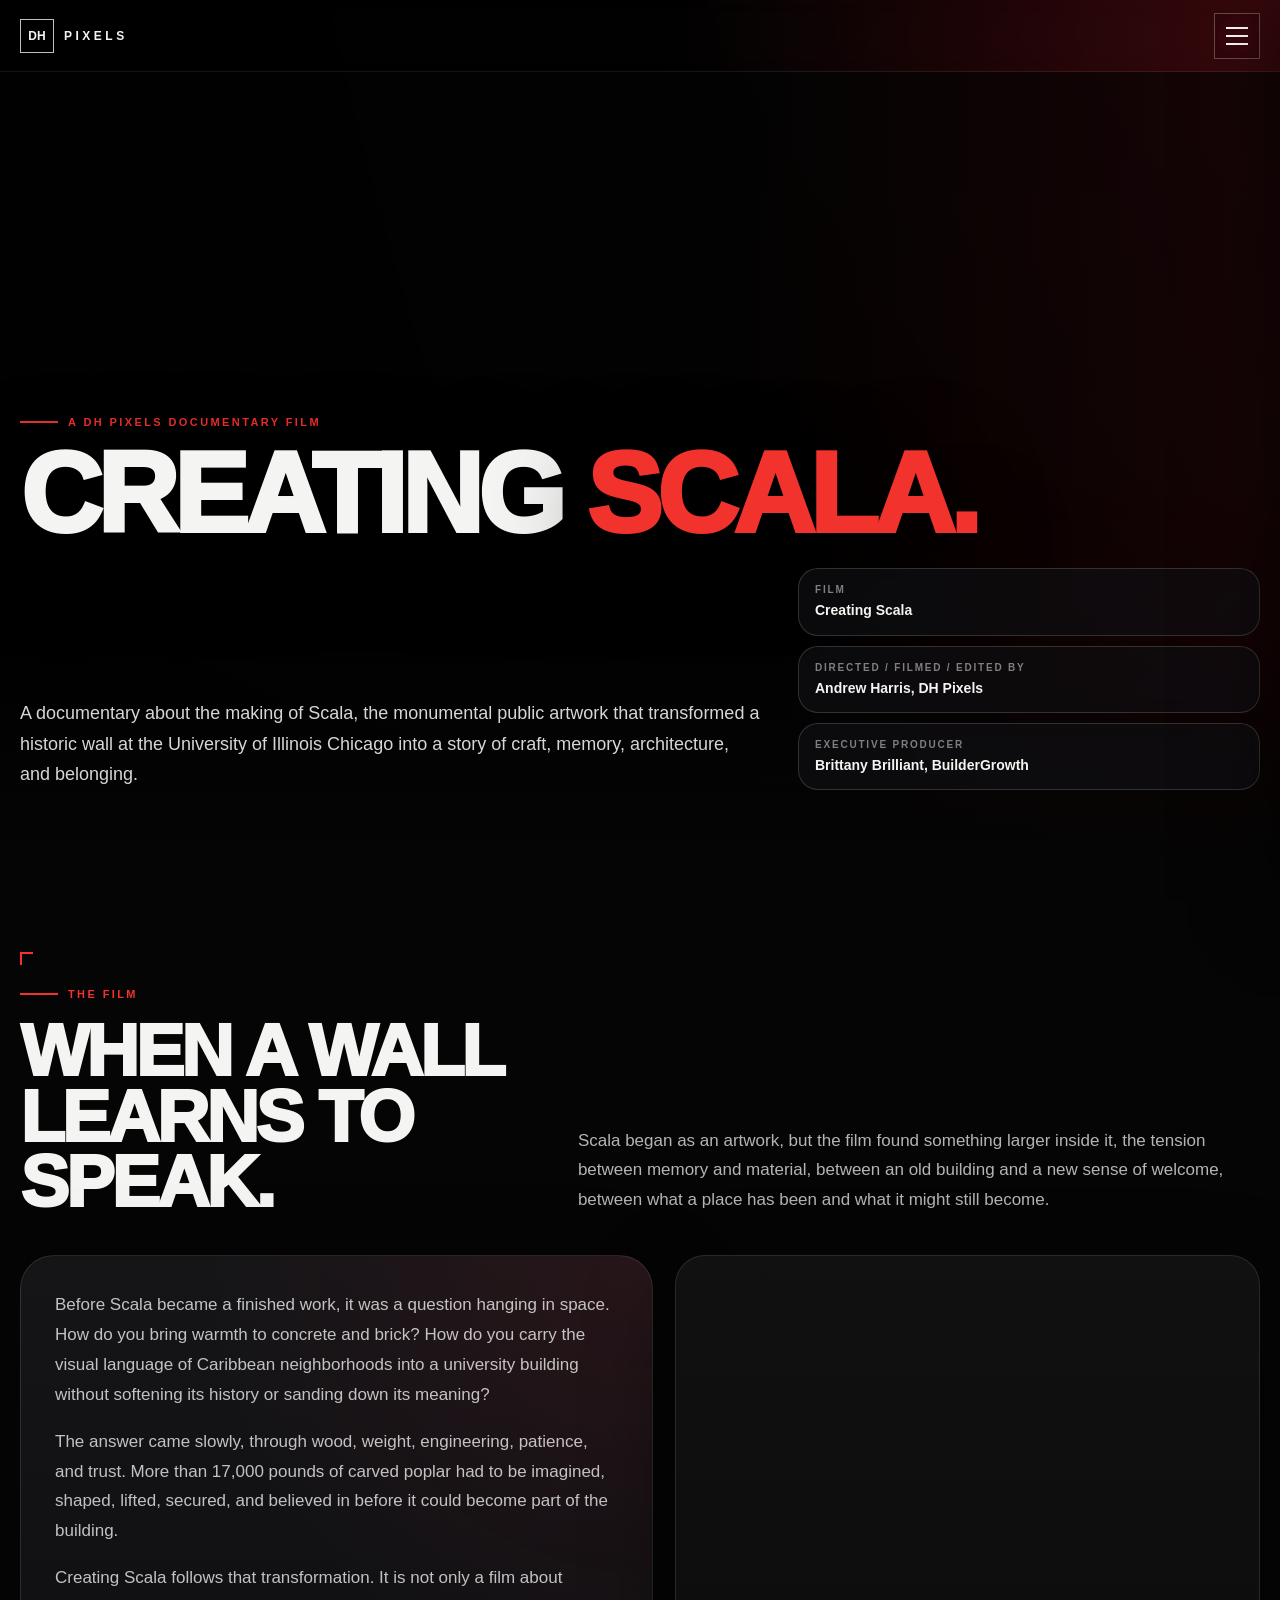
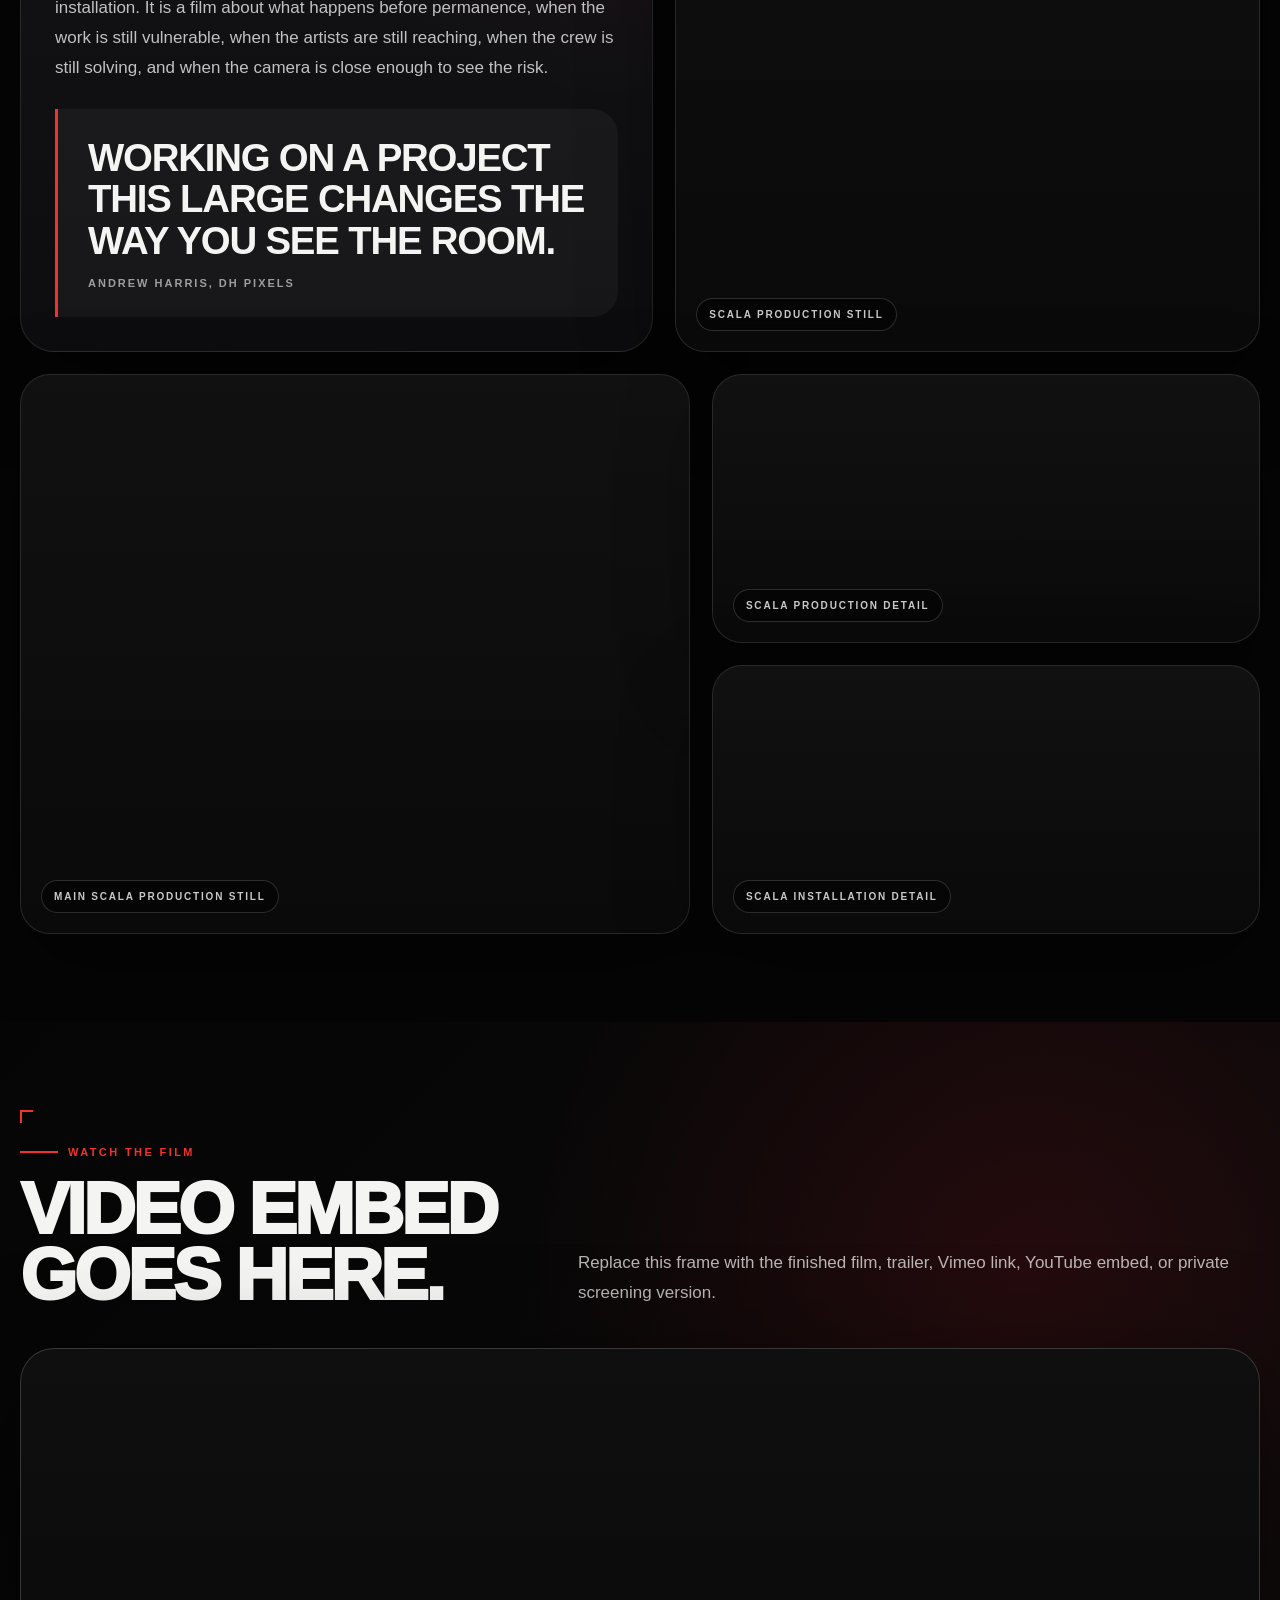
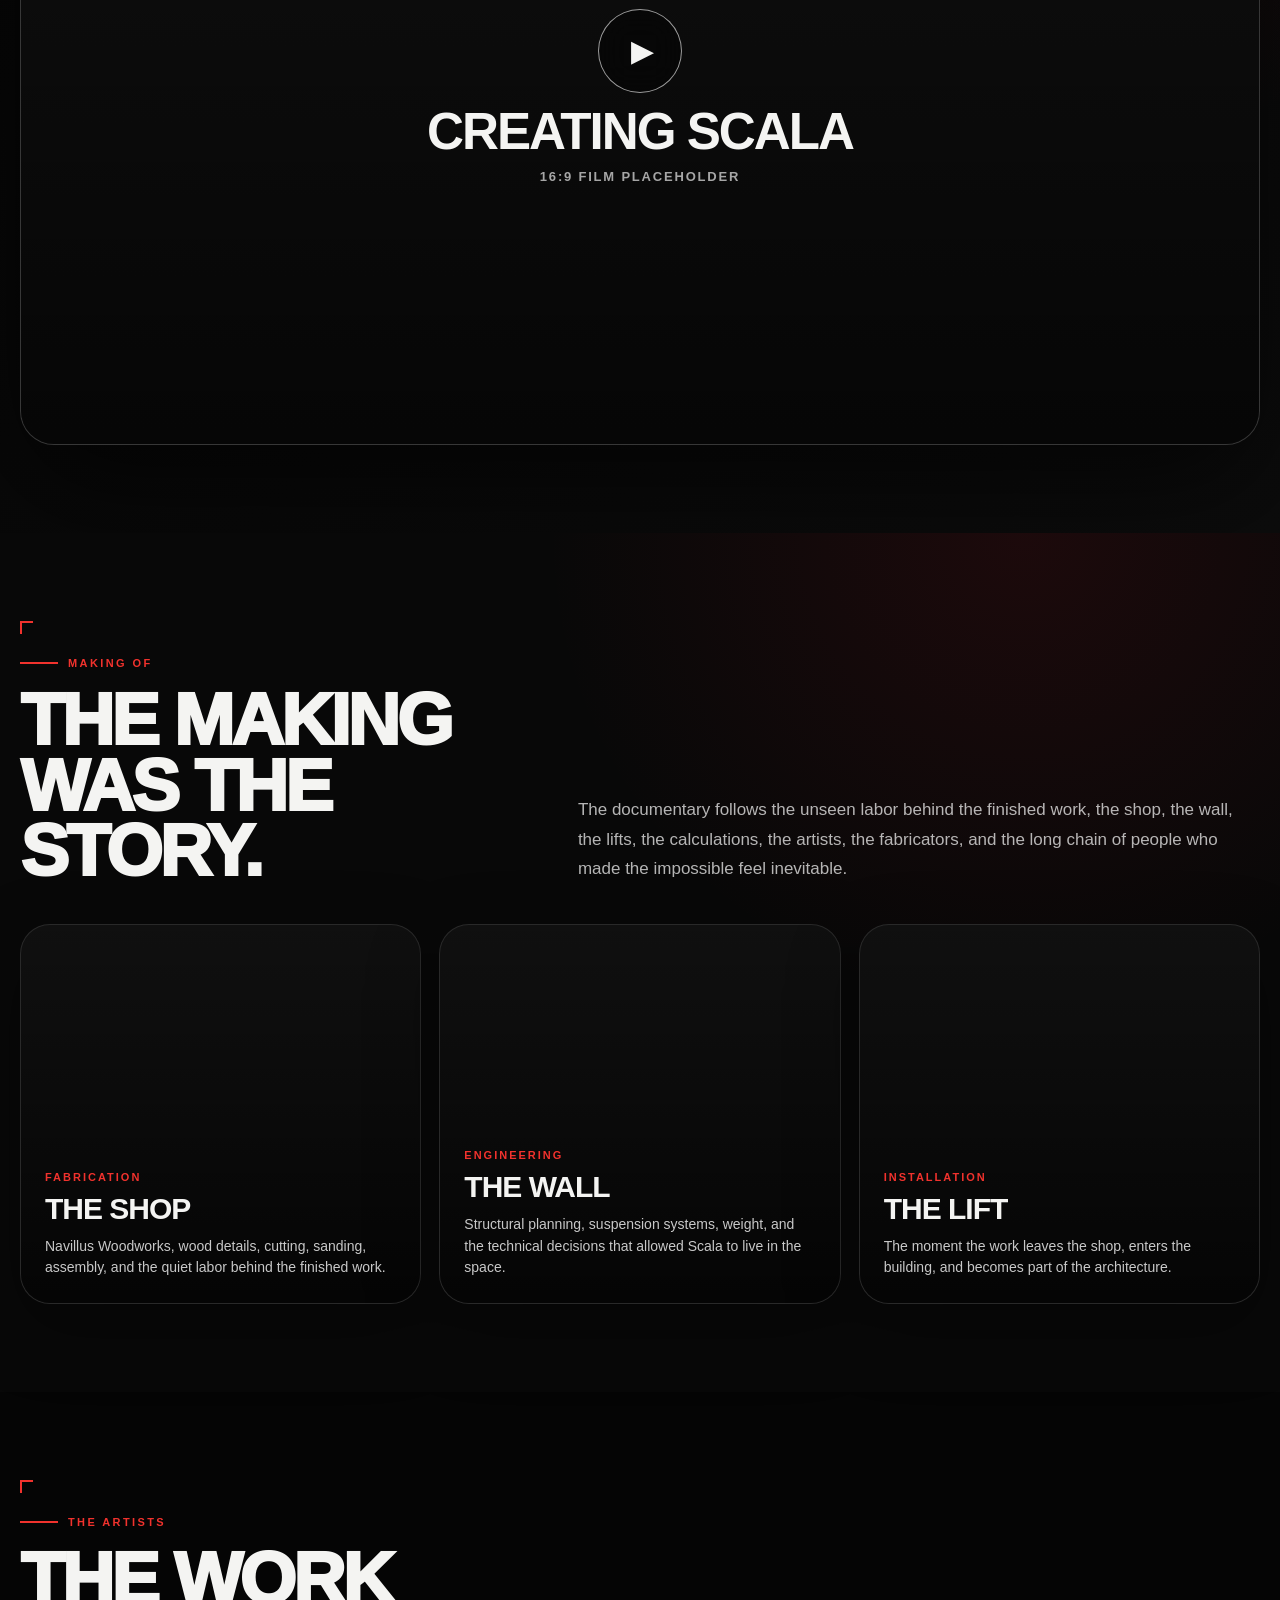
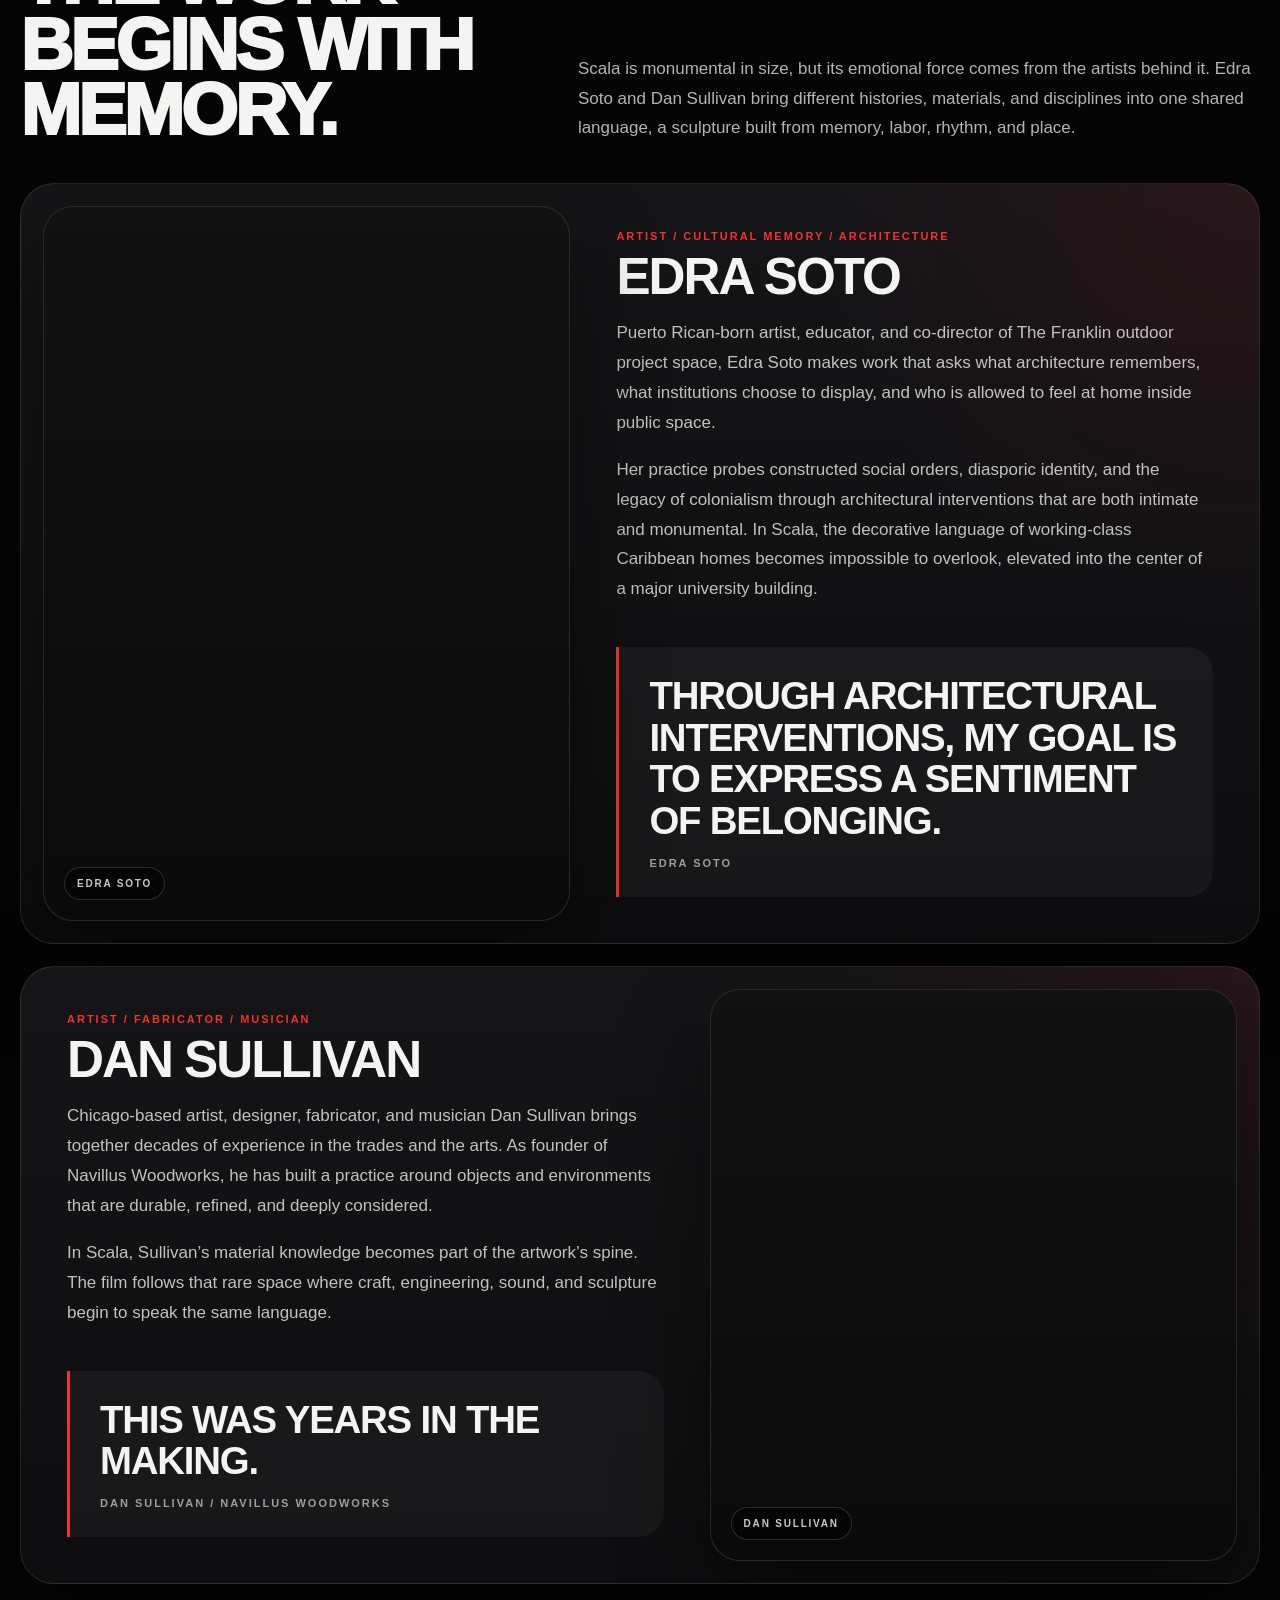
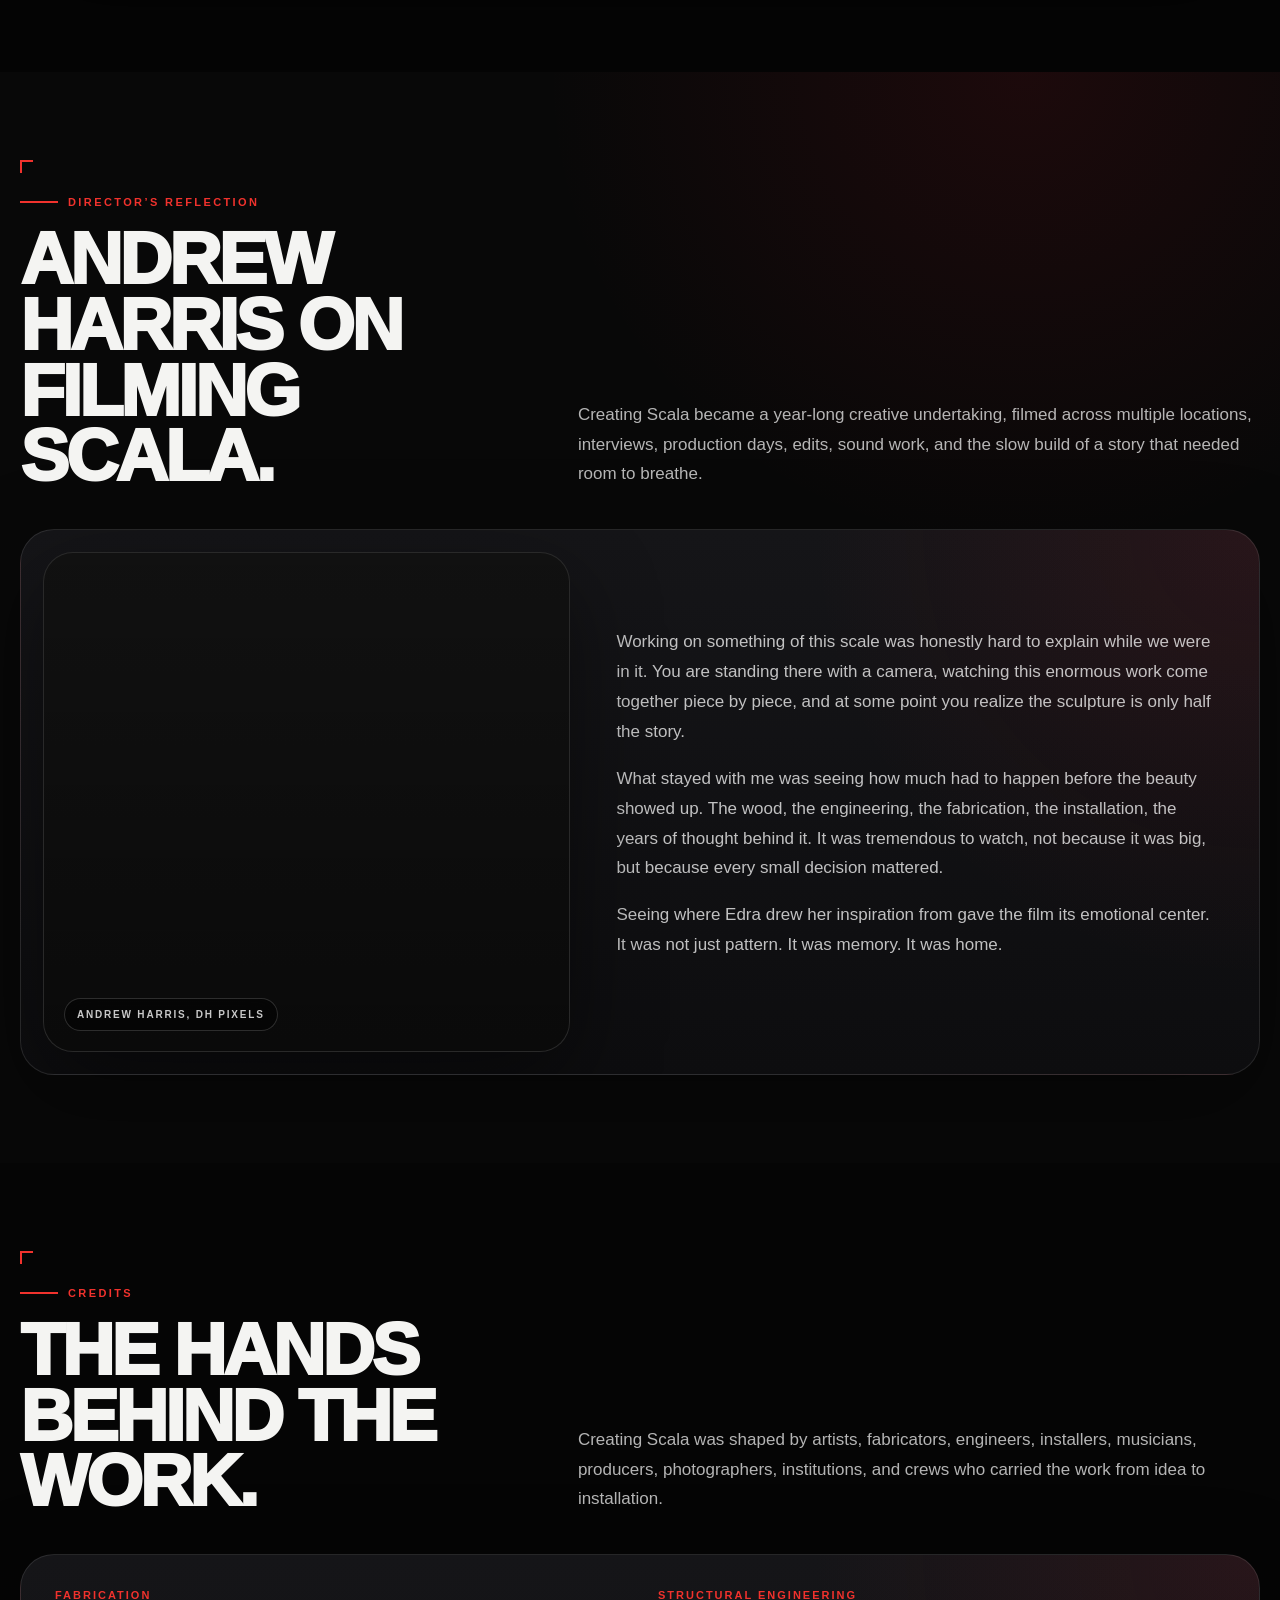
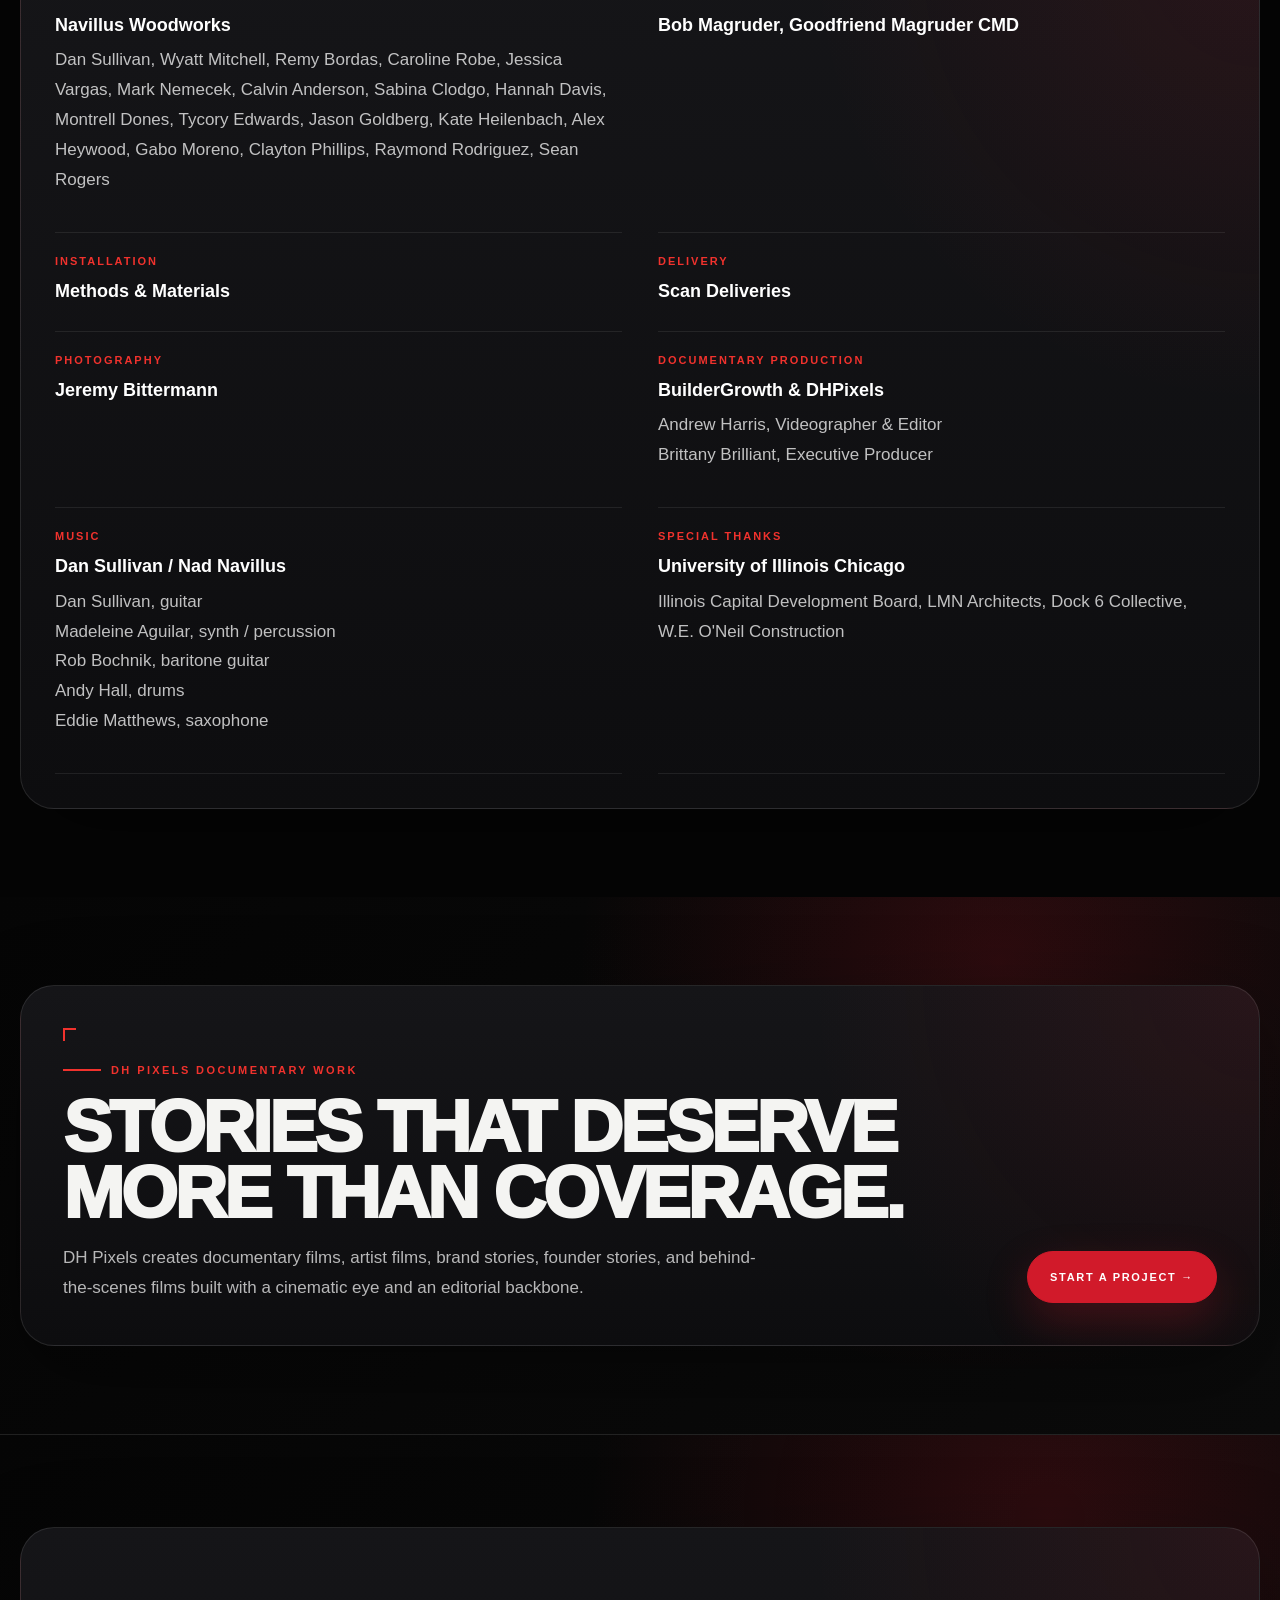
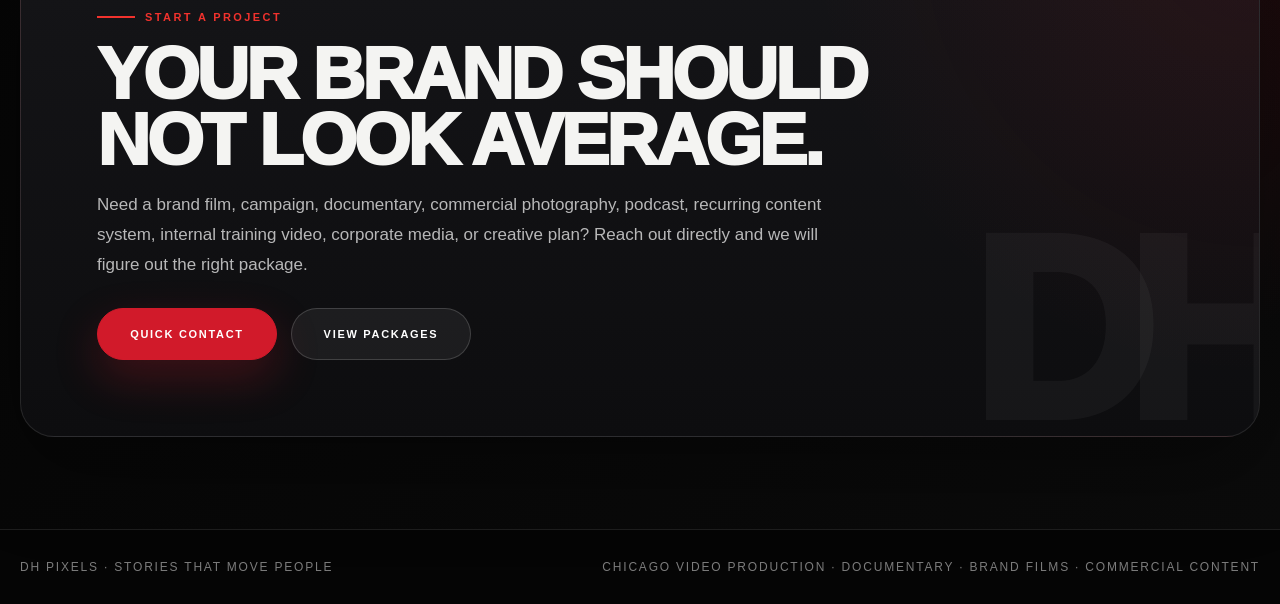
<file: scala.html>
<!DOCTYPE html>
<html lang="en">
<head>
<meta charset="UTF-8" />
<meta name="viewport" content="width=device-width, initial-scale=1.0" />
<title>Creating Scala | DH Pixels Documentary</title>
<meta name="description" content="Creating Scala, a DH Pixels documentary about the making of Scala, a monumental public artwork at the University of Illinois Chicago." />
<style>
:root{--black:#050505;--ink:#0e0e10;--ink2:#111114;--white:#f4f4f2;--muted:rgba(255,255,255,.70);--soft:rgba(255,255,255,.48);--line:rgba(255,255,255,.10);--lineStrong:rgba(255,255,255,.16);--red:#d11a2a;--redBright:#f1322d;--shadow:0 32px 90px rgba(0,0,0,.45);--max:1240px}*{margin:0;padding:0;box-sizing:border-box}html{scroll-behavior:smooth;background:var(--black)}body{background:radial-gradient(circle at 86% 8%,rgba(209,26,42,.12),transparent 34rem),radial-gradient(circle at 8% 14%,rgba(255,255,255,.035),transparent 28rem),#050505;color:var(--white);font-family:Arial,Helvetica,sans-serif;overflow-x:hidden;-webkit-font-smoothing:antialiased}a{color:inherit;text-decoration:none}img{width:100%;display:block}.wrap{width:min(var(--max),calc(100% - 36px));margin:0 auto}.nav{position:absolute;top:0;left:0;width:100%;height:72px;z-index:120;padding:14px 20px;display:flex;align-items:center;justify-content:space-between;background:linear-gradient(90deg,rgba(0,0,0,.52),rgba(0,0,0,.18) 52%,rgba(209,26,42,.18));backdrop-filter:blur(12px);-webkit-backdrop-filter:blur(12px);border-bottom:1px solid rgba(255,255,255,.08)}.brand{display:flex;align-items:center;gap:10px;text-transform:uppercase;font-weight:900;letter-spacing:3.5px;font-size:12px}.brand-mark{width:34px;height:34px;display:grid;place-items:center;border:1px solid rgba(255,255,255,.75);background:rgba(0,0,0,.2);letter-spacing:0}.menu-check{position:fixed;opacity:0;pointer-events:none}.menu-button{width:46px;height:46px;border:1px solid rgba(255,255,255,.28);background:rgba(0,0,0,.22);backdrop-filter:blur(14px);-webkit-backdrop-filter:blur(14px);display:grid;place-items:center;cursor:pointer;transition:.25s ease}.menu-button:hover,.close-button:hover{background:var(--red);border-color:var(--red)}.menu-lines{width:22px;display:grid;gap:6px}.menu-lines span{height:2px;background:#fff;display:block}.menu-overlay{position:fixed;inset:0;z-index:180;background:rgba(0,0,0,.74);backdrop-filter:blur(12px);-webkit-backdrop-filter:blur(12px);opacity:0;pointer-events:none;transition:.3s ease}.side-menu{position:fixed;top:0;right:0;z-index:190;width:min(600px,92vw);height:100vh;padding:22px;background:radial-gradient(circle at 90% 10%,rgba(209,26,42,.2),transparent 38%),linear-gradient(135deg,rgba(209,26,42,.13),rgba(0,0,0,0) 42%),#070707;border-left:1px solid rgba(255,255,255,.12);box-shadow:-25px 0 80px rgba(0,0,0,.7);transform:translateX(105%);transition:.4s cubic-bezier(.19,1,.22,1);overflow-y:auto}.menu-check:checked~.menu-overlay{opacity:1;pointer-events:auto}.menu-check:checked~.side-menu{transform:translateX(0)}.side-head{display:flex;justify-content:space-between;gap:18px;margin-bottom:22px}.side-kicker{font-size:10px;letter-spacing:2.4px;text-transform:uppercase;color:rgba(255,255,255,.58);font-weight:900}.side-title{margin-top:8px;font-size:34px;line-height:.95;text-transform:uppercase;letter-spacing:-1px;font-weight:950}.close-button{width:46px;height:46px;border:1px solid rgba(255,255,255,.2);display:grid;place-items:center;font-size:30px;cursor:pointer;transition:.25s ease}.side-grid{display:grid;gap:10px}.side-link{min-height:76px;display:grid;grid-template-columns:44px 1fr;gap:14px;align-items:center;padding:14px;border:1px solid rgba(255,255,255,.1);background:rgba(255,255,255,.035);transition:.25s ease}.side-link:hover{background:rgba(209,26,42,.12);border-color:rgba(209,26,42,.65)}.side-icon{width:44px;height:44px;display:grid;place-items:center;border:1px solid rgba(255,255,255,.14);color:var(--redBright);font-size:20px}.side-link strong{display:block;font-size:24px;line-height:1;text-transform:uppercase;letter-spacing:-.6px}.side-link span{display:block;margin-top:6px;font-size:10px;letter-spacing:1.2px;text-transform:uppercase;color:rgba(255,255,255,.55)}.side-footer{margin-top:22px;padding-top:20px;border-top:1px solid rgba(255,255,255,.12);color:rgba(255,255,255,.72);line-height:1.75;font-size:13px}.call-cta{display:inline-flex;margin-top:14px;padding:12px 16px;border:1px solid rgba(255,255,255,.46);text-transform:uppercase;font-size:10px;letter-spacing:1.5px;font-weight:900}.hero{min-height:96vh;position:relative;display:flex;align-items:flex-end;padding:130px 0 74px;overflow:hidden;background:#050505}.hero-bg{position:absolute;inset:0;background:linear-gradient(90deg,rgba(0,0,0,.88),rgba(0,0,0,.46),rgba(209,26,42,.16)),linear-gradient(0deg,#050505 0%,rgba(5,5,5,.22) 45%,rgba(5,5,5,.02)),url('https://i.postimg.cc/BbkRNMgC/1210(8).png') center/cover no-repeat;transform:scale(1.04);filter:contrast(1.08) brightness(.72) saturate(.9);opacity:.9}.hero:after{content:"";position:absolute;inset:auto 0 0;height:230px;background:linear-gradient(to bottom,transparent,#050505)}.hero-inner{position:relative;z-index:2}.eyebrow{display:inline-flex;align-items:center;gap:10px;font-size:11px;text-transform:uppercase;letter-spacing:2.4px;font-weight:900;color:var(--redBright);margin-bottom:18px}.eyebrow:before{content:"";width:38px;height:2px;background:var(--redBright);display:inline-block}h1{max-width:1120px;font-size:clamp(54px,8.8vw,128px);line-height:.86;letter-spacing:-5px;text-transform:uppercase;font-weight:950;text-shadow:0 24px 90px rgba(0,0,0,.75)}.red{color:var(--redBright)}.hero-deck{margin-top:26px;display:grid;grid-template-columns:minmax(0,740px) auto;gap:38px;align-items:end}.hero-copy{color:rgba(255,255,255,.84);font-size:18px;line-height:1.7;max-width:740px}.hero-meta{display:grid;gap:10px;min-width:320px}.meta-item{border:1px solid var(--lineStrong);background:rgba(17,17,20,.62);border-radius:20px;padding:15px 16px;backdrop-filter:blur(12px)}.meta-item span{display:block;color:rgba(255,255,255,.48);font-size:10px;letter-spacing:1.8px;text-transform:uppercase;font-weight:900;margin-bottom:6px}.meta-item strong{font-size:14px;line-height:1.3}.section{padding:88px 0;background:#050505}.section.alt{background:radial-gradient(circle at 80% 0%,rgba(209,26,42,.10),transparent 30rem),#080808}.section-head{display:grid;grid-template-columns:.82fr 1.08fr;gap:40px;align-items:end;margin-bottom:40px}.mark{width:13px;height:13px;border-top:2px solid var(--redBright);border-left:2px solid var(--redBright);margin-bottom:16px}h2{font-size:clamp(40px,5.7vw,82px);line-height:.9;letter-spacing:-3.2px;text-transform:uppercase;font-weight:950}.section-copy,.copy{color:var(--muted);font-size:17px;line-height:1.75}.story-grid,.about-showcase,.artist-row,.andrew-grid,.cta-card{display:grid;gap:22px}.story-grid{grid-template-columns:1.04fr .96fr}.about-showcase{grid-template-columns:1.1fr .9fr;margin-top:22px}.editorial-card,.credits-wrap,.artist-row,.andrew-grid,.cta-card,.contact-card{border:1px solid var(--line);background:radial-gradient(circle at top right,rgba(209,26,42,.10),transparent 28rem),linear-gradient(180deg,#151518,#0d0d0f);border-radius:34px;box-shadow:0 30px 90px rgba(0,0,0,.36);overflow:hidden}.editorial-card{padding:34px}.editorial-card p,.artist-copy p,.andrew-copy p,.credit-block p{color:rgba(255,255,255,.74);font-size:17px;line-height:1.76;margin-bottom:17px}.image-box,.artist-photo{position:relative;min-height:500px;overflow:hidden;border:1px solid var(--line);background:#111;border-radius:30px;box-shadow:var(--shadow)}.image-box:before,.artist-photo:before{content:"";position:absolute;inset:0;background:var(--img) center/cover no-repeat;filter:brightness(.9) contrast(1.05) saturate(.94);transform:scale(1.03)}.image-box:after,.artist-photo:after{content:"";position:absolute;inset:0;background:linear-gradient(180deg,rgba(0,0,0,.02),rgba(0,0,0,.42))}.placeholder-label{position:absolute;left:20px;bottom:20px;z-index:2;padding:10px 12px;border:1px solid rgba(255,255,255,.16);background:rgba(0,0,0,.42);backdrop-filter:blur(12px);border-radius:999px;font-size:10px;letter-spacing:1.8px;text-transform:uppercase;font-weight:900;color:rgba(255,255,255,.78)}.large-photo{min-height:560px}.small-stack{display:grid;gap:22px}.small-photo{min-height:269px}.quote-block,.artist-quote{margin-top:26px;padding:28px 30px;border-left:3px solid var(--redBright);background:rgba(255,255,255,.045);border-radius:0 26px 26px 0}.quote-block blockquote,.artist-quote blockquote{font-size:clamp(26px,3vw,44px);line-height:1.08;letter-spacing:-1.2px;font-weight:900;text-transform:uppercase}.quote-block cite,.artist-quote cite{display:block;margin-top:16px;color:rgba(255,255,255,.58);font-style:normal;font-size:11px;letter-spacing:2px;text-transform:uppercase;font-weight:900}.video-section{position:relative;padding:88px 0;background:radial-gradient(circle at 80% 22%,rgba(209,26,42,.14),transparent 38%),linear-gradient(135deg,#050505,#0c0c0c);overflow:hidden}.video-frame{position:relative;aspect-ratio:16/9;border:1px solid var(--lineStrong);background:#111;border-radius:34px;box-shadow:0 40px 120px rgba(0,0,0,.62);display:grid;place-items:center;overflow:hidden}.video-frame:before{content:"";position:absolute;inset:0;background:url('https://i.postimg.cc/mDdv1bFz/IMG-4750-(1).jpg') center/cover no-repeat;opacity:.52;filter:brightness(.88) contrast(1.04) saturate(.95)}.video-frame:after{content:"";position:absolute;inset:0;background:linear-gradient(180deg,rgba(0,0,0,.12),rgba(0,0,0,.66))}.play-card{position:relative;z-index:2;text-align:center}.play-button{width:84px;height:84px;border-radius:50%;border:1px solid rgba(255,255,255,.6);background:rgba(0,0,0,.35);display:grid;place-items:center;margin:0 auto 16px;backdrop-filter:blur(16px);font-size:30px;padding-left:5px}.play-card h3{font-size:clamp(36px,4vw,64px);line-height:.9;letter-spacing:-2px;text-transform:uppercase}.play-card p{margin-top:14px;color:rgba(255,255,255,.64);font-size:13px;letter-spacing:1.8px;text-transform:uppercase;font-weight:900}.card-grid{display:grid;grid-template-columns:repeat(3,1fr);gap:18px}.story-card{min-height:380px;position:relative;overflow:hidden;border:1px solid var(--line);background:#111;border-radius:30px;padding:24px;display:flex;align-items:flex-end;box-shadow:0 24px 70px rgba(0,0,0,.34);transition:.25s ease}.story-card:hover{transform:translateY(-5px);border-color:rgba(209,26,42,.34)}.story-card:before{content:"";position:absolute;inset:0;background:var(--img) center/cover no-repeat;filter:brightness(.82) contrast(1.05) saturate(.95);transform:scale(1.03)}.story-card:after{content:"";position:absolute;inset:0;background:linear-gradient(180deg,rgba(0,0,0,.08),rgba(0,0,0,.72))}.card-content{position:relative;z-index:2}.card-content span,.artist-copy span,.credit-block h3{display:block;color:var(--redBright);font-size:11px;letter-spacing:2px;text-transform:uppercase;font-weight:900;margin-bottom:12px}.card-content h3{font-size:30px;line-height:.95;letter-spacing:-1px;text-transform:uppercase;margin-bottom:12px}.card-content p{color:rgba(255,255,255,.78);font-size:14px;line-height:1.55}.artist-row{grid-template-columns:.9fr 1.1fr;padding:22px}.artist-row.reverse{grid-template-columns:1.1fr .9fr}.artist-photo{min-height:500px}.artist-copy,.andrew-copy{padding:24px;display:flex;flex-direction:column;justify-content:center}.artist-copy h3{font-size:clamp(40px,4vw,68px);line-height:.9;letter-spacing:-2px;text-transform:uppercase;margin-bottom:18px}.andrew-grid{grid-template-columns:.9fr 1.1fr;padding:22px}.credits-wrap{padding:34px}.credits-grid{display:grid;grid-template-columns:repeat(2,1fr);gap:22px 36px}.credit-block{padding-bottom:20px;border-bottom:1px solid rgba(255,255,255,.08)}.credit-block strong{display:block;color:#fff;font-size:18px;line-height:1.35;margin-bottom:8px}.cta{padding:88px 0;background:radial-gradient(circle at 78% 12%,rgba(209,26,42,.18),transparent 38%),linear-gradient(135deg,#050505,#0b0b0b)}.cta-card{grid-template-columns:1fr auto;padding:42px;align-items:end}.cta-card p{max-width:720px;margin-top:18px}.btn{display:inline-flex;align-items:center;justify-content:center;min-height:52px;min-width:180px;border:1px solid var(--lineStrong);padding:15px 22px;border-radius:999px;font-size:11px;letter-spacing:1.7px;text-transform:uppercase;font-weight:900;background:rgba(255,255,255,.06);transition:.25s ease;color:#fff;cursor:pointer;font-family:inherit}.btn.primary,.btn-red{background:var(--red);border-color:var(--red);box-shadow:0 18px 44px rgba(209,26,42,.25)}.btn:hover{background:#fff;color:#050505;border-color:#fff;transform:translateY(-2px)}.contact-wrap{padding:92px 0;background:radial-gradient(circle at 82% 12%,rgba(209,26,42,.18),transparent 38%),linear-gradient(135deg,#050505,#0b0b0b);border-top:1px solid var(--line)}.contact-card{width:min(var(--max),calc(100% - 36px));margin:auto;padding:clamp(32px,7vw,76px);position:relative}.contact-card:after{content:"DH";position:absolute;right:-18px;bottom:-42px;font-size:clamp(8rem,20vw,18rem);font-weight:950;letter-spacing:-.12em;color:rgba(255,255,255,.04);pointer-events:none}.modal-contact-copy{position:relative;z-index:2;max-width:850px}.modal-contact-copy h2{margin-bottom:18px}.copy{max-width:760px}.actions{display:flex;flex-wrap:wrap;gap:14px;margin-top:28px}.footer{padding:30px 0;border-top:1px solid var(--line);color:var(--soft);font-size:12px;letter-spacing:1.8px;text-transform:uppercase;background:#050505}.footer .wrap{display:flex;justify-content:space-between;gap:20px;flex-wrap:wrap}.modalOverlay{position:fixed;inset:0;z-index:220;display:none;align-items:center;justify-content:center;padding:24px;background:rgba(0,0,0,.78);backdrop-filter:blur(10px)}.modalOverlay.active{display:flex}.quoteModal{width:min(880px,100%);background:#111114;color:#fff;border-radius:46px;padding:clamp(28px,5vw,52px);box-shadow:0 40px 120px rgba(0,0,0,.62);position:relative;border:1px solid var(--lineStrong)}.closeModal{position:absolute;right:26px;top:26px;width:70px;height:70px;border-radius:50%;border:1px solid var(--lineStrong);background:#050505;color:#fff;font-size:2.4rem;line-height:1;cursor:pointer;font-weight:500}.modalKicker{color:var(--redBright);font-weight:950;letter-spacing:.18em;text-transform:uppercase;font-size:.88rem;margin-bottom:22px}.quoteModal h2{font-size:clamp(2.7rem,7vw,5.6rem);line-height:.92;letter-spacing:-.085em;color:#fff;max-width:720px}.modalCopy{color:var(--muted);line-height:1.55;font-size:clamp(1.04rem,2vw,1.28rem);max-width:720px;margin:24px 0 28px}.contactOptions{display:grid;gap:14px}.contactOption{min-height:76px;border:1px solid var(--lineStrong);background:rgba(255,255,255,.055);border-radius:24px;display:flex;align-items:center;justify-content:space-between;gap:18px;padding:0 28px;font-weight:950;font-size:1.18rem;color:#fff;transition:.2s ease}.contactOption:hover{background:rgba(209,26,42,.14);border-color:rgba(209,26,42,.36);transform:translateY(-2px)}.contactOption span{color:var(--muted);font-size:1rem;text-align:right}@media(max-width:1050px){.hero-deck,.section-head,.story-grid,.about-showcase,.artist-row,.artist-row.reverse,.andrew-grid,.cta-card{grid-template-columns:1fr}.card-grid,.credits-grid{grid-template-columns:1fr 1fr}.section,.video-section,.cta{padding:68px 0}.artist-photo,.image-box,.large-photo{min-height:440px}.small-photo{min-height:260px}}@media(max-width:700px){.nav{position:fixed;height:66px;padding:10px 14px;z-index:120}.brand{min-width:0;gap:8px;letter-spacing:2px;font-size:10px}.brand-mark{width:32px;height:32px;flex:0 0 auto}.menu-button,.close-button{width:44px;height:44px;flex:0 0 auto}.side-menu{z-index:190;width:100vw;max-width:100vw;height:100dvh;padding:18px 14px max(18px,env(safe-area-inset-bottom));border-left:0;box-shadow:none}.side-head{margin-bottom:16px}.side-title{font-size:clamp(28px,10vw,36px);letter-spacing:-.8px}.side-grid{gap:8px}.side-link{grid-template-columns:38px minmax(0,1fr);min-height:66px;gap:12px;padding:12px}.side-icon{width:38px;height:38px;font-size:17px}.side-link strong{font-size:clamp(18px,6vw,23px);overflow-wrap:anywhere}.side-link span{font-size:9px;letter-spacing:.9px}.side-footer{margin-top:16px;padding-top:16px;font-size:12px}.hero{min-height:92vh;padding:112px 0 50px}.hero-bg{background:linear-gradient(90deg,rgba(0,0,0,.78),rgba(0,0,0,.42),rgba(209,26,42,.14)),linear-gradient(0deg,#050505 0%,rgba(5,5,5,.30) 52%,rgba(5,5,5,.04)),url('https://i.postimg.cc/BbkRNMgC/1210(8).png') center top/cover no-repeat}h1{font-size:clamp(46px,14vw,78px);letter-spacing:-2px}.hero-copy{font-size:16px;line-height:1.58}.section,.video-section,.cta{padding:58px 0}.editorial-card,.credits-wrap,.cta-card{padding:24px}.artist-row,.andrew-grid{padding:18px;gap:18px}.artist-photo,.image-box,.large-photo{min-height:350px}.card-grid,.credits-grid{grid-template-columns:1fr}.story-card{min-height:330px}.quote-block,.artist-quote{padding:22px 24px}h2{font-size:clamp(38px,11vw,58px);letter-spacing:-1.8px}.actions,.btn{width:100%}.actions{display:grid}.contactOption{display:grid;justify-content:stretch;min-height:auto;padding:18px;font-size:1.05rem}.contactOption span{text-align:left}.quoteModal{border-radius:32px;padding-top:86px}.closeModal{width:54px;height:54px;font-size:1.9rem;right:20px;top:20px}}
</style>
</head>
<body>
<input class="menu-check" type="checkbox" id="menu-check"><label class="menu-overlay" for="menu-check"></label>
<aside class="side-menu"><div class="side-head"><div><div class="side-kicker">Navigation</div><div class="side-title">DH Pixels</div></div><label class="close-button" for="menu-check">&times;</label></div><nav class="side-grid"><a class="side-link" href="index.html"><div class="side-icon">⌂</div><div><strong>Home</strong><span>Cinematic video production</span></div></a><a class="side-link" href="index.html#about"><div class="side-icon">◎</div><div><strong>About</strong><span>Story first production</span></div></a><a class="side-link" href="index.html#services"><div class="side-icon">✦</div><div><strong>Services</strong><span>Commercials, brand films, post</span></div></a><a class="side-link" href="dhpixels_services_packages_page.html#packages"><div class="side-icon">$</div><div><strong>Packages + Pricing</strong><span>Service packages and starting ranges</span></div></a><a class="side-link" href="index.html#portfolio"><div class="side-icon">▣</div><div><strong>Portfolio</strong><span>Selected films and campaigns</span></div></a><a class="side-link" href="brand-film.html"><div class="side-icon">▥</div><div><strong>Brand Film</strong><span>Reside Home Loans story</span></div></a><a class="side-link" href="scala.html"><div class="side-icon">◇</div><div><strong>Scala</strong><span>Public art documentary</span></div></a><a class="side-link" href="how-it-works.html"><div class="side-icon">◉</div><div><strong>How It Works</strong><span>DH Pixels production process</span></div></a><a class="side-link" href="scala-premiere.html"><div class="side-icon">◈</div><div><strong>Scala Premiere</strong><span>Salt Shed premiere night</span></div></a><a class="side-link" href="kids-run-the-kitchen.html"><div class="side-icon">✦</div><div><strong>Kids Commercial</strong><span>Gale Street Inn case study</span></div></a><a class="side-link" href="index.html#blog"><div class="side-icon">▤</div><div><strong>Blog</strong><span>Production notes and ideas</span></div></a><a class="side-link" href="#contact" data-package="Quick Contact"><div class="side-icon">✉</div><div><strong>Contact</strong><span>Start the next project</span></div></a></nav><div class="side-footer"><div><strong>Email:</strong> info@dhpixels.com</div><div><strong>Phone:</strong> <a href="tel:17732456956">(773) 245-6956</a></div><div>Chicago based, available nationally.</div><a class="call-cta" href="#contact" data-package="Quick Contact">Start A Project &rarr;</a></div></aside>
<nav class="nav"><a class="brand" href="index.html"><span class="brand-mark">DH</span><span>Pixels</span></a><label class="menu-button" for="menu-check" aria-label="Open menu"><span class="menu-lines"><span></span><span></span><span></span></span></label></nav>
<header class="hero" id="top"><div class="hero-bg"></div><div class="wrap hero-inner"><div class="eyebrow">A DH Pixels Documentary Film</div><h1>Creating <span class="red">Scala.</span></h1><div class="hero-deck"><p class="hero-copy">A documentary about the making of Scala, the monumental public artwork that transformed a historic wall at the University of Illinois Chicago into a story of craft, memory, architecture, and belonging.</p><div class="hero-meta"><div class="meta-item"><span>Film</span><strong>Creating Scala</strong></div><div class="meta-item"><span>Directed / Filmed / Edited By</span><strong>Andrew Harris, DH Pixels</strong></div><div class="meta-item"><span>Executive Producer</span><strong>Brittany Brilliant, BuilderGrowth</strong></div></div></div></div></header>
<section class="section" id="story"><div class="wrap"><div class="section-head"><div><div class="mark"></div><div class="eyebrow">The Film</div><h2>When A Wall Learns To Speak.</h2></div><p class="section-copy">Scala began as an artwork, but the film found something larger inside it, the tension between memory and material, between an old building and a new sense of welcome, between what a place has been and what it might still become.</p></div><div class="story-grid"><div class="editorial-card"><p>Before Scala became a finished work, it was a question hanging in space. How do you bring warmth to concrete and brick? How do you carry the visual language of Caribbean neighborhoods into a university building without softening its history or sanding down its meaning?</p><p>The answer came slowly, through wood, weight, engineering, patience, and trust. More than 17,000 pounds of carved poplar had to be imagined, shaped, lifted, secured, and believed in before it could become part of the building.</p><p>Creating Scala follows that transformation. It is not only a film about installation. It is a film about what happens before permanence, when the work is still vulnerable, when the artists are still reaching, when the crew is still solving, and when the camera is close enough to see the risk.</p><div class="quote-block"><blockquote>Working on a project this large changes the way you see the room.</blockquote><cite>Andrew Harris, DH Pixels</cite></div></div><div class="image-box" style="--img:url('https://i.postimg.cc/zBdsHJRR/IMG-4798-(1).jpg');"><div class="placeholder-label">Scala Production Still</div></div></div><div class="about-showcase"><div class="image-box large-photo" style="--img:url('https://i.postimg.cc/NFSZbpDt/IMG-4777-(1).avif');"><div class="placeholder-label">Main Scala Production Still</div></div><div class="small-stack"><div class="image-box small-photo" style="--img:url('https://i.postimg.cc/LXycgHgG/1210(3).png');"><div class="placeholder-label">Scala Production Detail</div></div><div class="image-box small-photo" style="--img:url('https://i.postimg.cc/XNGJjNJz/Screenshot-2026-05-07-at-8-59-28-PM.png');"><div class="placeholder-label">Scala Installation Detail</div></div></div></div></div></section>
<section class="video-section" id="video"><div class="wrap"><div class="section-head"><div><div class="mark"></div><div class="eyebrow">Watch The Film</div><h2>Video Embed Goes Here.</h2></div><p class="section-copy">Replace this frame with the finished film, trailer, Vimeo link, YouTube embed, or private screening version.</p></div><div class="video-frame"><div class="play-card"><div class="play-button">▶</div><h3>Creating Scala</h3><p>16:9 Film Placeholder</p></div></div></div></section>
<section class="section alt" id="making"><div class="wrap"><div class="section-head"><div><div class="mark"></div><div class="eyebrow">Making Of</div><h2>The Making Was The Story.</h2></div><p class="section-copy">The documentary follows the unseen labor behind the finished work, the shop, the wall, the lifts, the calculations, the artists, the fabricators, and the long chain of people who made the impossible feel inevitable.</p></div><div class="card-grid"><article class="story-card" style="--img:url('https://i.postimg.cc/h4NGfX3L/Screenshot-2026-05-07-at-9-33-41-PM.png');"><div class="card-content"><span>Fabrication</span><h3>The Shop</h3><p>Navillus Woodworks, wood details, cutting, sanding, assembly, and the quiet labor behind the finished work.</p></div></article><article class="story-card" style="--img:url('https://i.postimg.cc/HxR7YBym/Screenshot-2026-05-07-at-1-59-57-PM.png');"><div class="card-content"><span>Engineering</span><h3>The Wall</h3><p>Structural planning, suspension systems, weight, and the technical decisions that allowed Scala to live in the space.</p></div></article><article class="story-card" style="--img:url('https://i.postimg.cc/5trhnCzg/Screenshot-2026-05-07-at-9-40-38-PM.png');"><div class="card-content"><span>Installation</span><h3>The Lift</h3><p>The moment the work leaves the shop, enters the building, and becomes part of the architecture.</p></div></article></div></div></section>
<section class="section" id="artists"><div class="wrap"><div class="section-head"><div><div class="mark"></div><div class="eyebrow">The Artists</div><h2>The Work Begins With Memory.</h2></div><p class="section-copy">Scala is monumental in size, but its emotional force comes from the artists behind it. Edra Soto and Dan Sullivan bring different histories, materials, and disciplines into one shared language, a sculpture built from memory, labor, rhythm, and place.</p></div><div class="artist-row"><div class="artist-photo" style="--img:url('https://i.postimg.cc/yxsTK9N7/Edra-Soto-thumbnail-740x710.jpg');"><div class="placeholder-label">Edra Soto</div></div><div class="artist-copy"><span>Artist / Cultural Memory / Architecture</span><h3>Edra Soto</h3><p>Puerto Rican-born artist, educator, and co-director of The Franklin outdoor project space, Edra Soto makes work that asks what architecture remembers, what institutions choose to display, and who is allowed to feel at home inside public space.</p><p>Her practice probes constructed social orders, diasporic identity, and the legacy of colonialism through architectural interventions that are both intimate and monumental. In Scala, the decorative language of working-class Caribbean homes becomes impossible to overlook, elevated into the center of a major university building.</p><div class="artist-quote"><blockquote>Through architectural interventions, my goal is to express a sentiment of belonging.</blockquote><cite>Edra Soto</cite></div></div></div><div class="artist-row reverse" style="margin-top:22px"><div class="artist-copy"><span>Artist / Fabricator / Musician</span><h3>Dan Sullivan</h3><p>Chicago-based artist, designer, fabricator, and musician Dan Sullivan brings together decades of experience in the trades and the arts. As founder of Navillus Woodworks, he has built a practice around objects and environments that are durable, refined, and deeply considered.</p><p>In Scala, Sullivan’s material knowledge becomes part of the artwork’s spine. The film follows that rare space where craft, engineering, sound, and sculpture begin to speak the same language.</p><div class="artist-quote"><blockquote>This was years in the making.</blockquote><cite>Dan Sullivan / Navillus Woodworks</cite></div></div><div class="artist-photo" style="--img:url('https://i.postimg.cc/fyDvsXbW/Dan-Sullivan-2-qvw84mb27fllvnujtqd0u3qrn2l8k2sljfg2mc65vk.jpg');"><div class="placeholder-label">Dan Sullivan</div></div></div></div></section>
<section class="section alt" id="andrew"><div class="wrap"><div class="section-head"><div><div class="mark"></div><div class="eyebrow">Director’s Reflection</div><h2>Andrew Harris On Filming Scala.</h2></div><p class="section-copy">Creating Scala became a year-long creative undertaking, filmed across multiple locations, interviews, production days, edits, sound work, and the slow build of a story that needed room to breathe.</p></div><div class="andrew-grid"><div class="image-box" style="--img:url('https://i.postimg.cc/dV0Lr269/Screenshot-2026-05-07-at-8-32-57-PM.png');"><div class="placeholder-label">Andrew Harris, DH Pixels</div></div><div class="andrew-copy"><p>Working on something of this scale was honestly hard to explain while we were in it. You are standing there with a camera, watching this enormous work come together piece by piece, and at some point you realize the sculpture is only half the story.</p><p>What stayed with me was seeing how much had to happen before the beauty showed up. The wood, the engineering, the fabrication, the installation, the years of thought behind it. It was tremendous to watch, not because it was big, but because every small decision mattered.</p><p>Seeing where Edra drew her inspiration from gave the film its emotional center. It was not just pattern. It was memory. It was home.</p></div></div></div></section>
<section class="section" id="credits"><div class="wrap"><div class="section-head"><div><div class="mark"></div><div class="eyebrow">Credits</div><h2>The Hands Behind The Work.</h2></div><p class="section-copy">Creating Scala was shaped by artists, fabricators, engineers, installers, musicians, producers, photographers, institutions, and crews who carried the work from idea to installation.</p></div><div class="credits-wrap"><div class="credits-grid"><div class="credit-block"><h3>Fabrication</h3><strong>Navillus Woodworks</strong><p>Dan Sullivan, Wyatt Mitchell, Remy Bordas, Caroline Robe, Jessica Vargas, Mark Nemecek, Calvin Anderson, Sabina Clodgo, Hannah Davis, Montrell Dones, Tycory Edwards, Jason Goldberg, Kate Heilenbach, Alex Heywood, Gabo Moreno, Clayton Phillips, Raymond Rodriguez, Sean Rogers</p></div><div class="credit-block"><h3>Structural Engineering</h3><strong>Bob Magruder, Goodfriend Magruder CMD</strong></div><div class="credit-block"><h3>Installation</h3><strong>Methods & Materials</strong></div><div class="credit-block"><h3>Delivery</h3><strong>Scan Deliveries</strong></div><div class="credit-block"><h3>Photography</h3><strong>Jeremy Bittermann</strong></div><div class="credit-block"><h3>Documentary Production</h3><strong>BuilderGrowth & DHPixels</strong><p>Andrew Harris, Videographer & Editor<br>Brittany Brilliant, Executive Producer</p></div><div class="credit-block"><h3>Music</h3><strong>Dan Sullivan / Nad Navillus</strong><p>Dan Sullivan, guitar<br>Madeleine Aguilar, synth / percussion<br>Rob Bochnik, baritone guitar<br>Andy Hall, drums<br>Eddie Matthews, saxophone</p></div><div class="credit-block"><h3>Special Thanks</h3><strong>University of Illinois Chicago</strong><p>Illinois Capital Development Board, LMN Architects, Dock 6 Collective, W.E. O'Neil Construction</p></div></div></div></div></section>
<section class="cta" id="documentary-work"><div class="wrap cta-card"><div><div class="mark"></div><div class="eyebrow">DH Pixels Documentary Work</div><h2>Stories That Deserve More Than Coverage.</h2><p class="copy">DH Pixels creates documentary films, artist films, brand stories, founder stories, and behind-the-scenes films built with a cinematic eye and an editorial backbone.</p></div><a class="btn primary" href="#contact" data-package="Quick Contact">Start A Project →</a></div></section>
<section class="contact-wrap" id="contact"><div class="contact-card"><div class="modal-contact-copy"><div class="eyebrow">Start A Project</div><h2>Your brand should not look average.</h2><p class="copy">Need a brand film, campaign, documentary, commercial photography, podcast, recurring content system, internal training video, corporate media, or creative plan? Reach out directly and we will figure out the right package.</p><div class="actions"><button class="btn btn-red" type="button" data-package="Quick Contact">Quick Contact</button><a class="btn" href="dhpixels_services_packages_page.html#packages">View Packages</a></div></div></div></section>
<footer class="footer"><div class="wrap"><div>DH Pixels · Stories That Move People</div><div>Chicago Video Production · Documentary · Brand Films · Commercial Content</div></div></footer>
<div class="modalOverlay" id="quoteModal" aria-hidden="true"><div class="quoteModal" role="dialog" aria-modal="true" aria-labelledby="modalTitle"><button class="closeModal" type="button" aria-label="Close quote window">×</button><div class="modalKicker">Contact DH Pixels</div><h2 id="modalTitle">How do you want to reach out?</h2><p class="modalCopy">Call, text, or email Andrew directly and we will figure out the right scope, timeline, and next step.</p><div class="contactOptions"><a class="contactOption" href="tel:17732456956"><b>Call Now</b><span>(773) 245-6956</span></a><a class="contactOption" href="sms:17732456956"><b>Text Andrew</b><span>(773) 245-6956</span></a><a class="contactOption" href="dhpixels_services_packages_page.html#packages"><b>View Packages + Pricing</b><span>Service packages and starting ranges</span></a><a class="contactOption" id="emailLink" href="mailto:info@dhpixels.com"><b>Email</b><span>info@dhpixels.com</span></a></div></div></div>
<script>(()=>{const menu=document.querySelector('.menu-check');if(!menu)return;const closeMenu=()=>{menu.checked=false};document.querySelectorAll('.side-link,.call-cta').forEach(link=>link.addEventListener('click',closeMenu));window.addEventListener('pageshow',closeMenu);window.addEventListener('pagehide',closeMenu);window.addEventListener('keydown',event=>{if(event.key==='Escape')closeMenu()})})();</script>
<script>(()=>{const modal=document.getElementById('quoteModal');if(!modal)return;const closeBtn=modal.querySelector('.closeModal');const emailLink=document.getElementById('emailLink');function openModal(name){emailLink.href='mailto:info@dhpixels.com?subject='+encodeURIComponent('DH Pixels inquiry: '+(name||'Project'));modal.classList.add('active');modal.setAttribute('aria-hidden','false');document.body.style.overflow='hidden'}function closeModal(){modal.classList.remove('active');modal.setAttribute('aria-hidden','true');document.body.style.overflow=''}document.querySelectorAll('[data-package]').forEach(button=>{button.addEventListener('click',event=>{event.preventDefault();openModal(button.dataset.package)})});closeBtn.addEventListener('click',closeModal);modal.addEventListener('click',event=>{if(event.target===modal)closeModal()});document.addEventListener('keydown',event=>{if(event.key==='Escape')closeModal()})})();</script>
</body>
</html>
</file>
